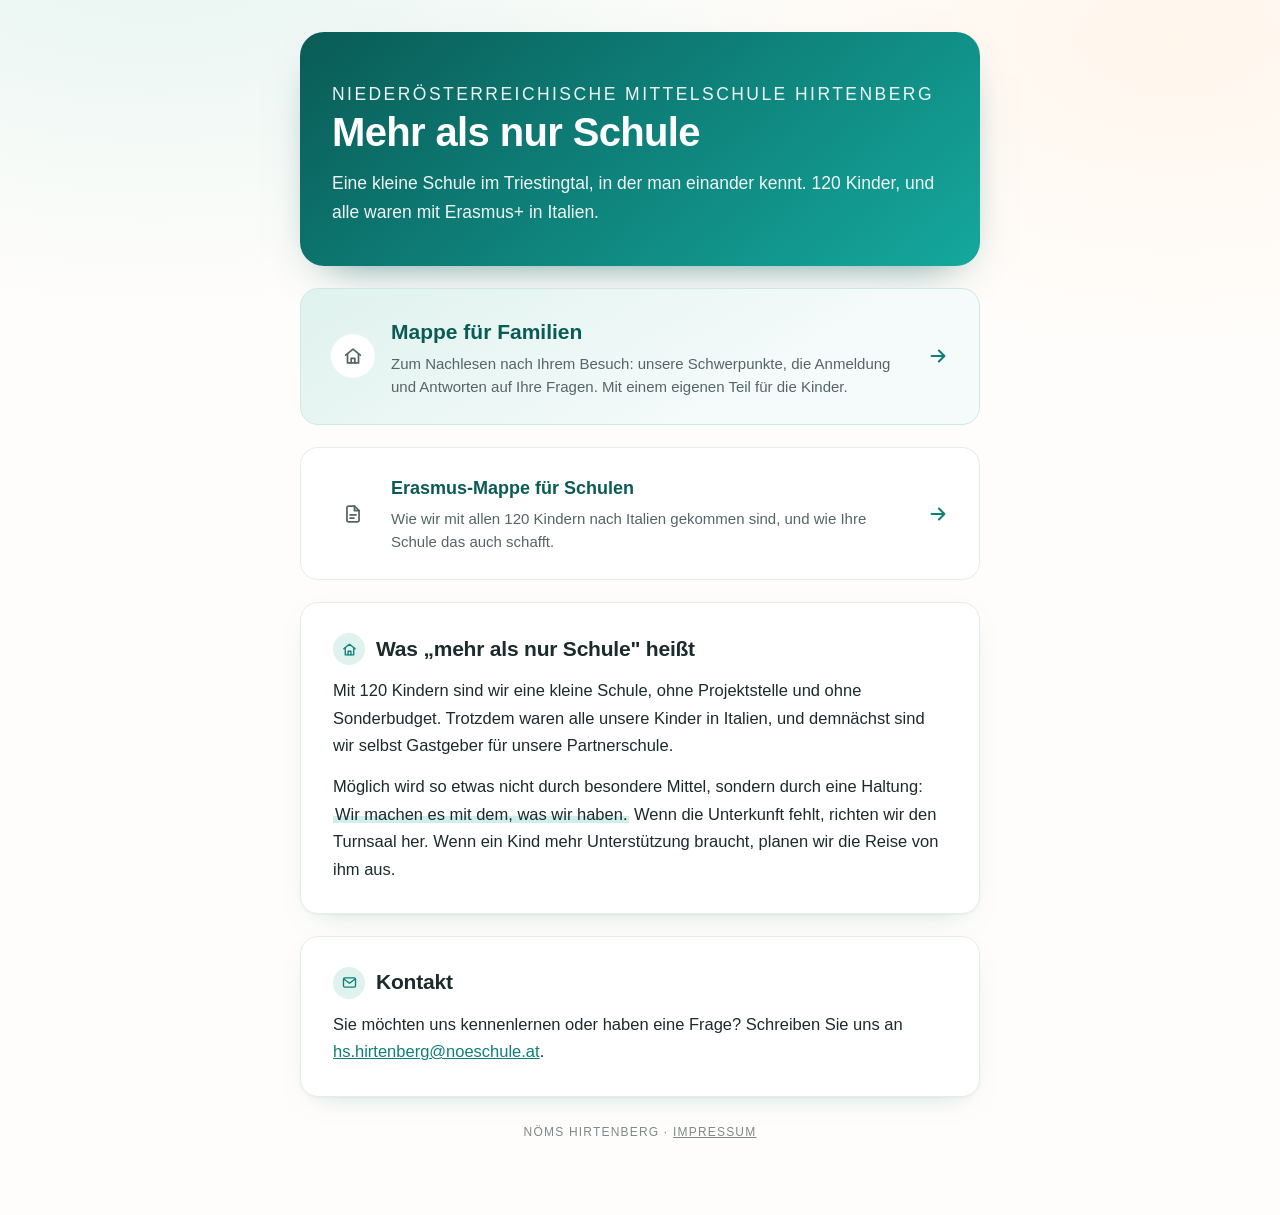
<file: index.html>
<!doctype html>
<html lang="de">
<head>
<meta charset="utf-8">
<meta name="viewport" content="width=device-width, initial-scale=1">
<title>NÖMS Hirtenberg</title>
<meta name="description" content="Niederösterreichische Mittelschule Hirtenberg. Mehr als nur Schule.">
<link rel="icon" href="favicon.svg" type="image/svg+xml">
<link rel="icon" href="favicon-32.png" sizes="32x32">
<link rel="apple-touch-icon" href="apple-touch-icon.png">
<meta name="theme-color" content="#0E7F78">
<link rel="stylesheet" href="assets/stil.css">
<script src="assets/anim.js" defer></script>
</head>
<body>
<div class="wrap">

  <header class="hero">
    <p class="kicker">Niederösterreichische Mittelschule Hirtenberg</p>
    <h1>Mehr als nur Schule</h1>
    <p>Eine kleine Schule im Triestingtal, in der man einander kennt. 120 Kinder, und alle waren mit Erasmus+ in Italien.</p>
  </header>

  <a class="big-link mit-pfeil" href="mappe/">
    <span class="h-ic" aria-hidden="true"><svg viewBox="0 0 24 24" fill="none" stroke="currentColor" stroke-width="1.9" stroke-linecap="round" stroke-linejoin="round"><path d="M4 11 12 4.5 20 11"/><path d="M6 9.8V19.5h12V9.8"/><path d="M10 19.5v-5h4v5"/></svg></span>
    <span class="bl-text">
      <strong>Mappe für Familien</strong>
      <span>Zum Nachlesen nach Ihrem Besuch: unsere Schwerpunkte, die Anmeldung und
      Antworten auf Ihre Fragen. Mit einem eigenen Teil für die Kinder.</span>
    </span>
    <svg class="pfeil" viewBox="0 0 24 24" fill="none" stroke="currentColor" stroke-width="2.2" stroke-linecap="round" stroke-linejoin="round" aria-hidden="true"><path d="M5 12h14M13 6l6 6-6 6"/></svg>
  </a>

  <a class="big-link mit-pfeil leise" href="erasmus/">
    <span class="h-ic" aria-hidden="true"><svg viewBox="0 0 24 24" fill="none" stroke="currentColor" stroke-width="1.9" stroke-linecap="round" stroke-linejoin="round"><path d="M13.6 3.4H7.2A1.8 1.8 0 0 0 5.4 5.2v13.6a1.8 1.8 0 0 0 1.8 1.8h9.6a1.8 1.8 0 0 0 1.8-1.8V8.2z"/><path d="M13.6 3.4v4.8h5.2"/><path d="M8.8 13h6.4M8.8 16.4h4.2"/></svg></span>
    <span class="bl-text">
      <strong>Erasmus-Mappe für Schulen</strong>
      <span>Wie wir mit allen 120 Kindern nach Italien gekommen sind, und wie Ihre Schule das
      auch schafft.</span>
    </span>
    <svg class="pfeil" viewBox="0 0 24 24" fill="none" stroke="currentColor" stroke-width="2.2" stroke-linecap="round" stroke-linejoin="round" aria-hidden="true"><path d="M5 12h14M13 6l6 6-6 6"/></svg>
  </a>

  <section class="card">
    <h2 class="mit-ic"><span class="h-ic" aria-hidden="true"><svg viewBox="0 0 24 24" fill="none" stroke="currentColor" stroke-width="1.9" stroke-linecap="round" stroke-linejoin="round"><path d="M4 11 12 4.5 20 11"/><path d="M6 9.8V19.5h12V9.8"/><path d="M10 19.5v-5h4v5"/></svg></span><span>Was „mehr als nur Schule" heißt</span></h2>
    <p>Mit 120 Kindern sind wir eine kleine Schule, ohne Projektstelle und ohne Sonderbudget.
    Trotzdem waren alle unsere Kinder in Italien, und demnächst sind wir selbst Gastgeber für unsere
    Partnerschule.</p>
    <p>Möglich wird so etwas nicht durch besondere Mittel, sondern durch eine Haltung:
    <span class="hl">Wir machen es mit dem, was wir haben.</span> Wenn die Unterkunft fehlt, richten
    wir den Turnsaal her. Wenn ein Kind mehr Unterstützung braucht, planen wir die Reise von ihm
    aus.</p>
  </section>

  <section class="card">
    <h2 class="mit-ic"><span class="h-ic" aria-hidden="true"><svg viewBox="0 0 24 24" fill="none" stroke="currentColor" stroke-width="1.9" stroke-linecap="round" stroke-linejoin="round"><rect x="3.5" y="5.5" width="17" height="13" rx="2"/><path d="m4 7 8 6 8-6"/></svg></span><span>Kontakt</span></h2>
    <p>Sie möchten uns kennenlernen oder haben eine Frage? Schreiben Sie uns an <a href="mailto:hs.hirtenberg@noeschule.at">hs.hirtenberg@noeschule.at</a>.</p>
  </section>

  <footer>NÖMS Hirtenberg · <a href="impressum.html">Impressum</a></footer>

</div>
</body>
</html>
</file>
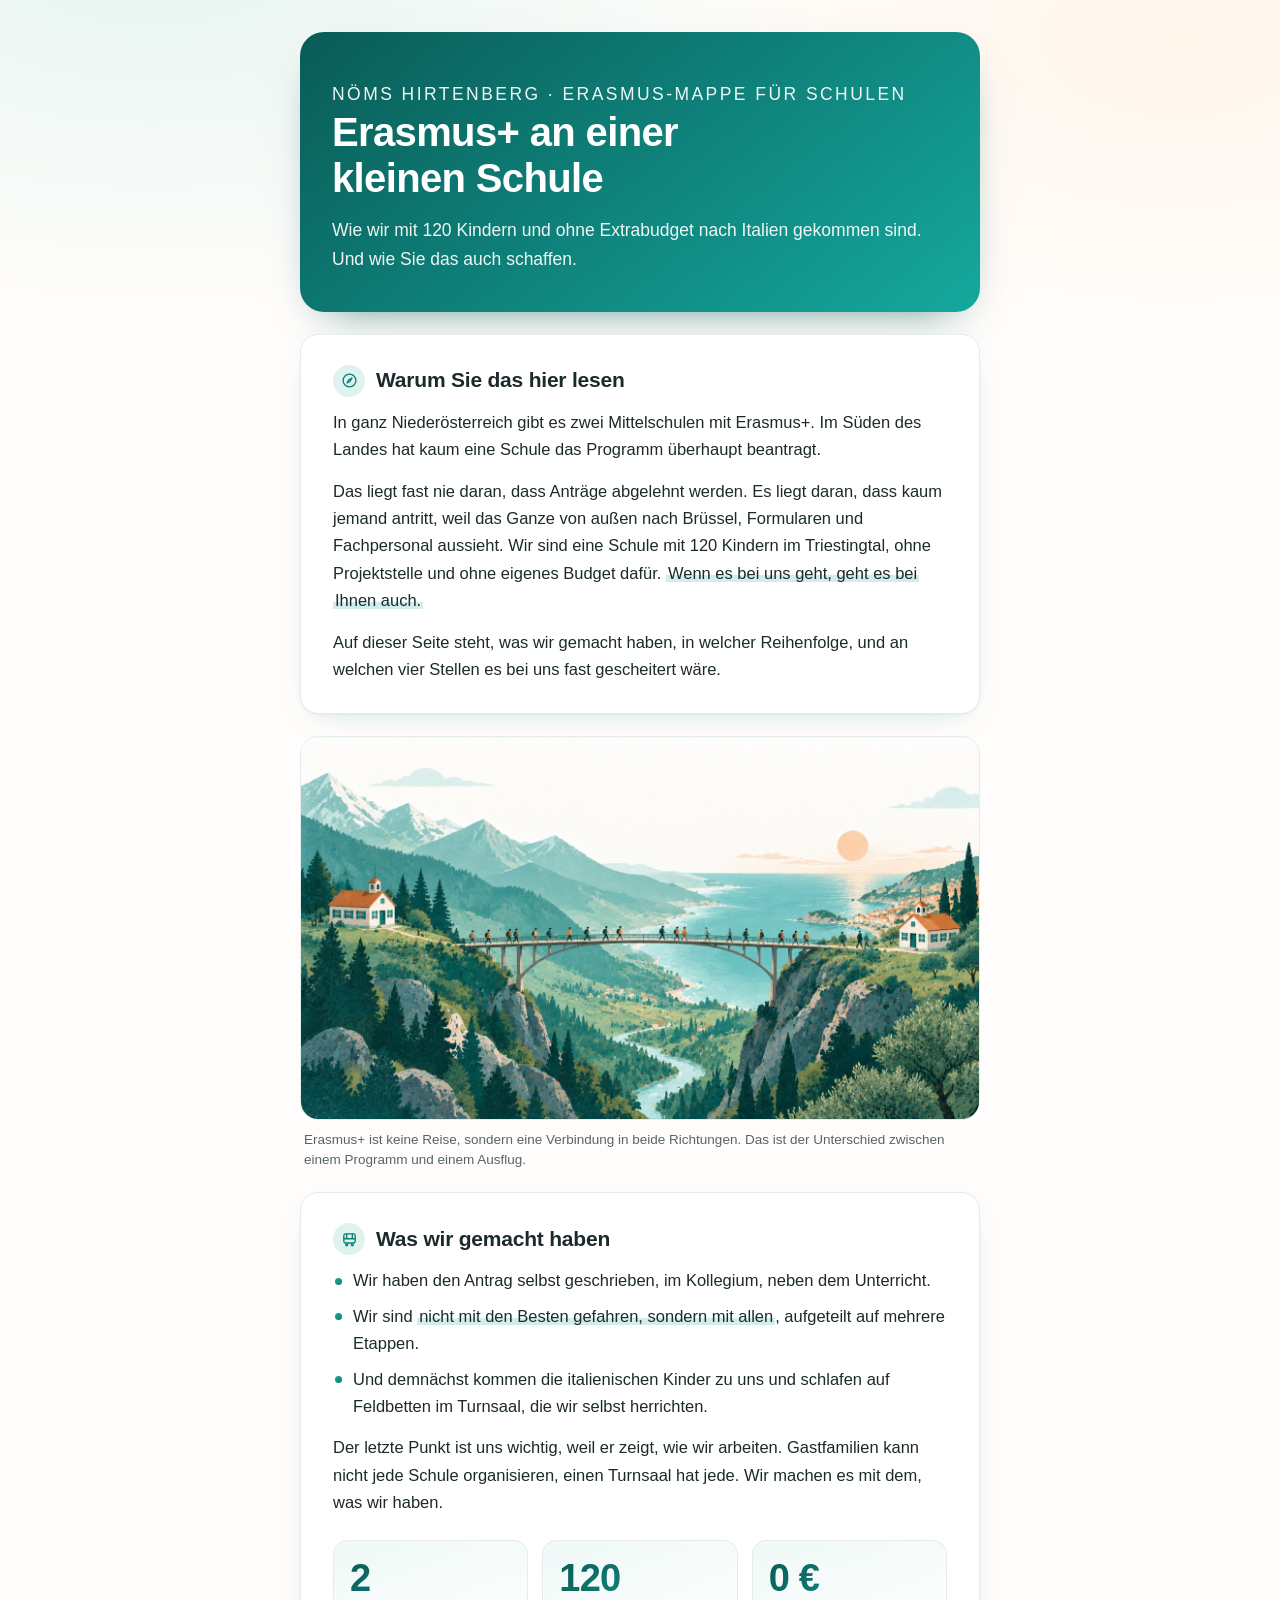
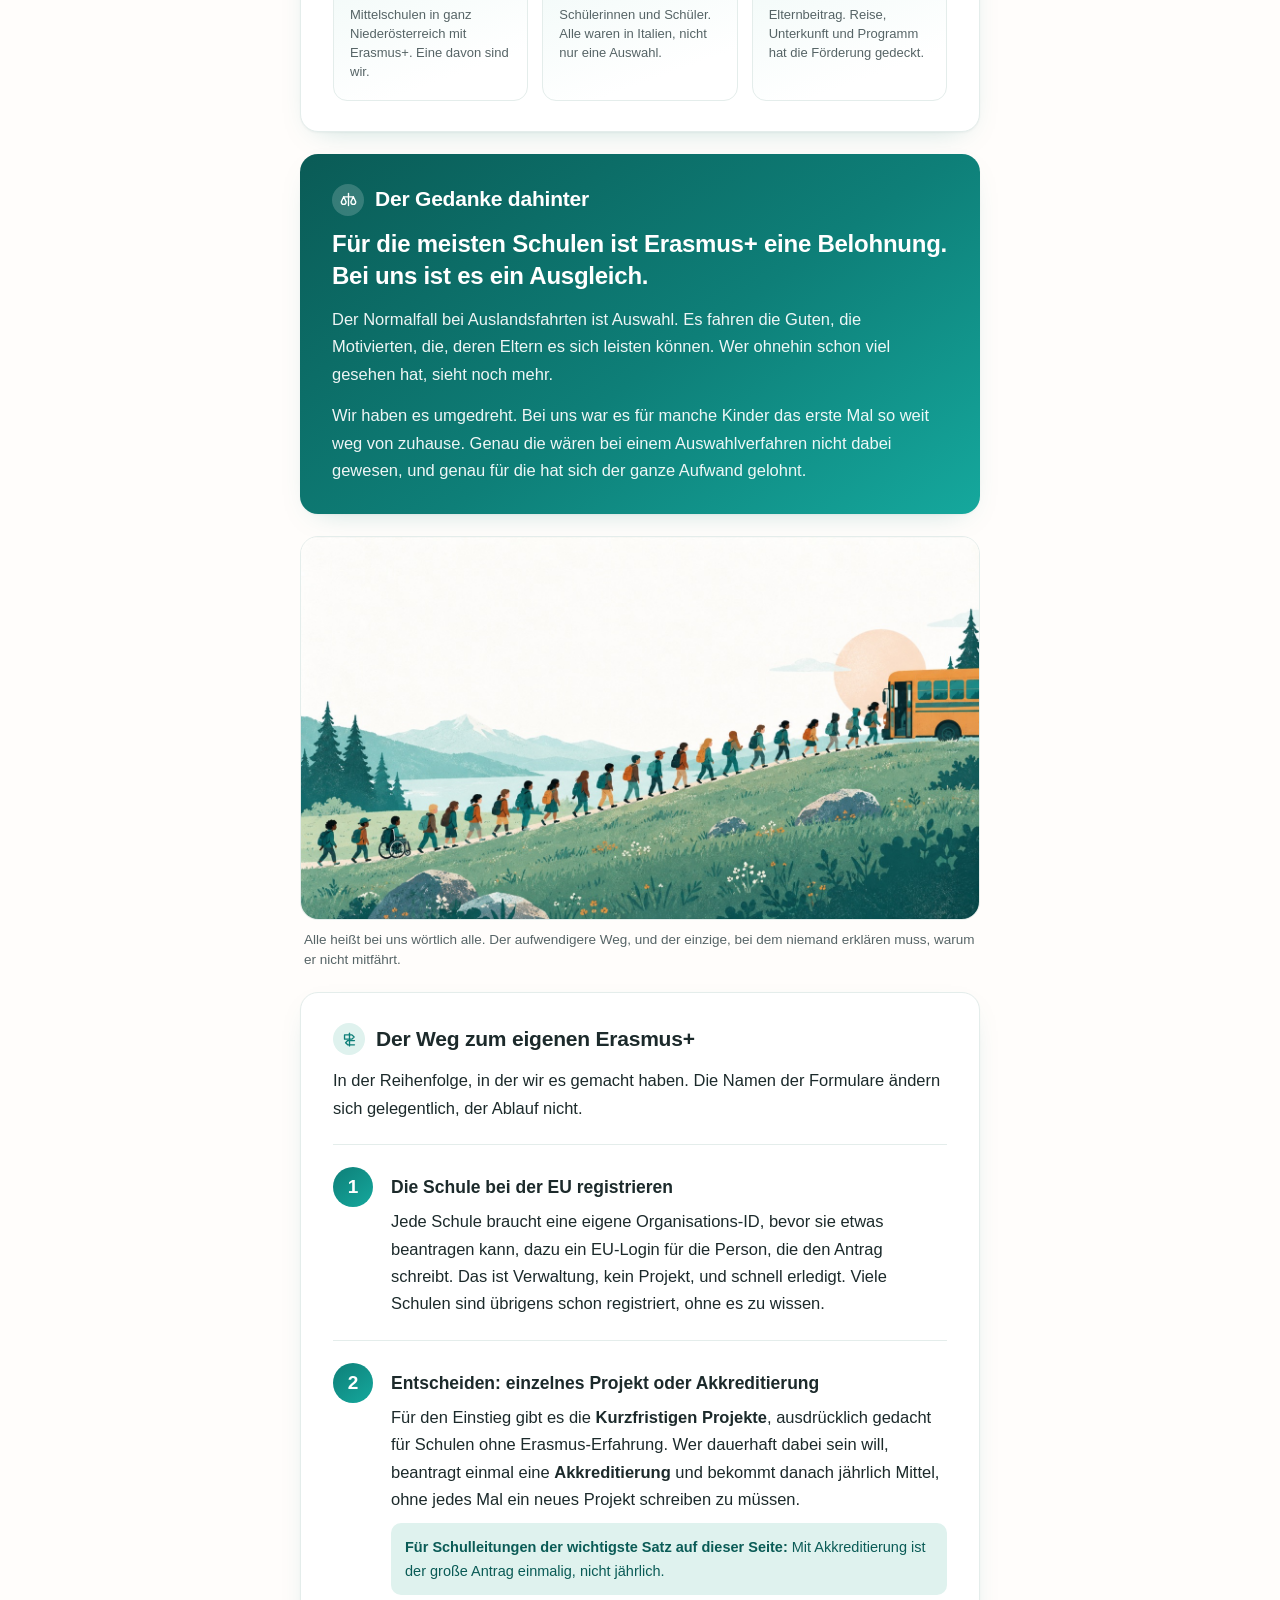
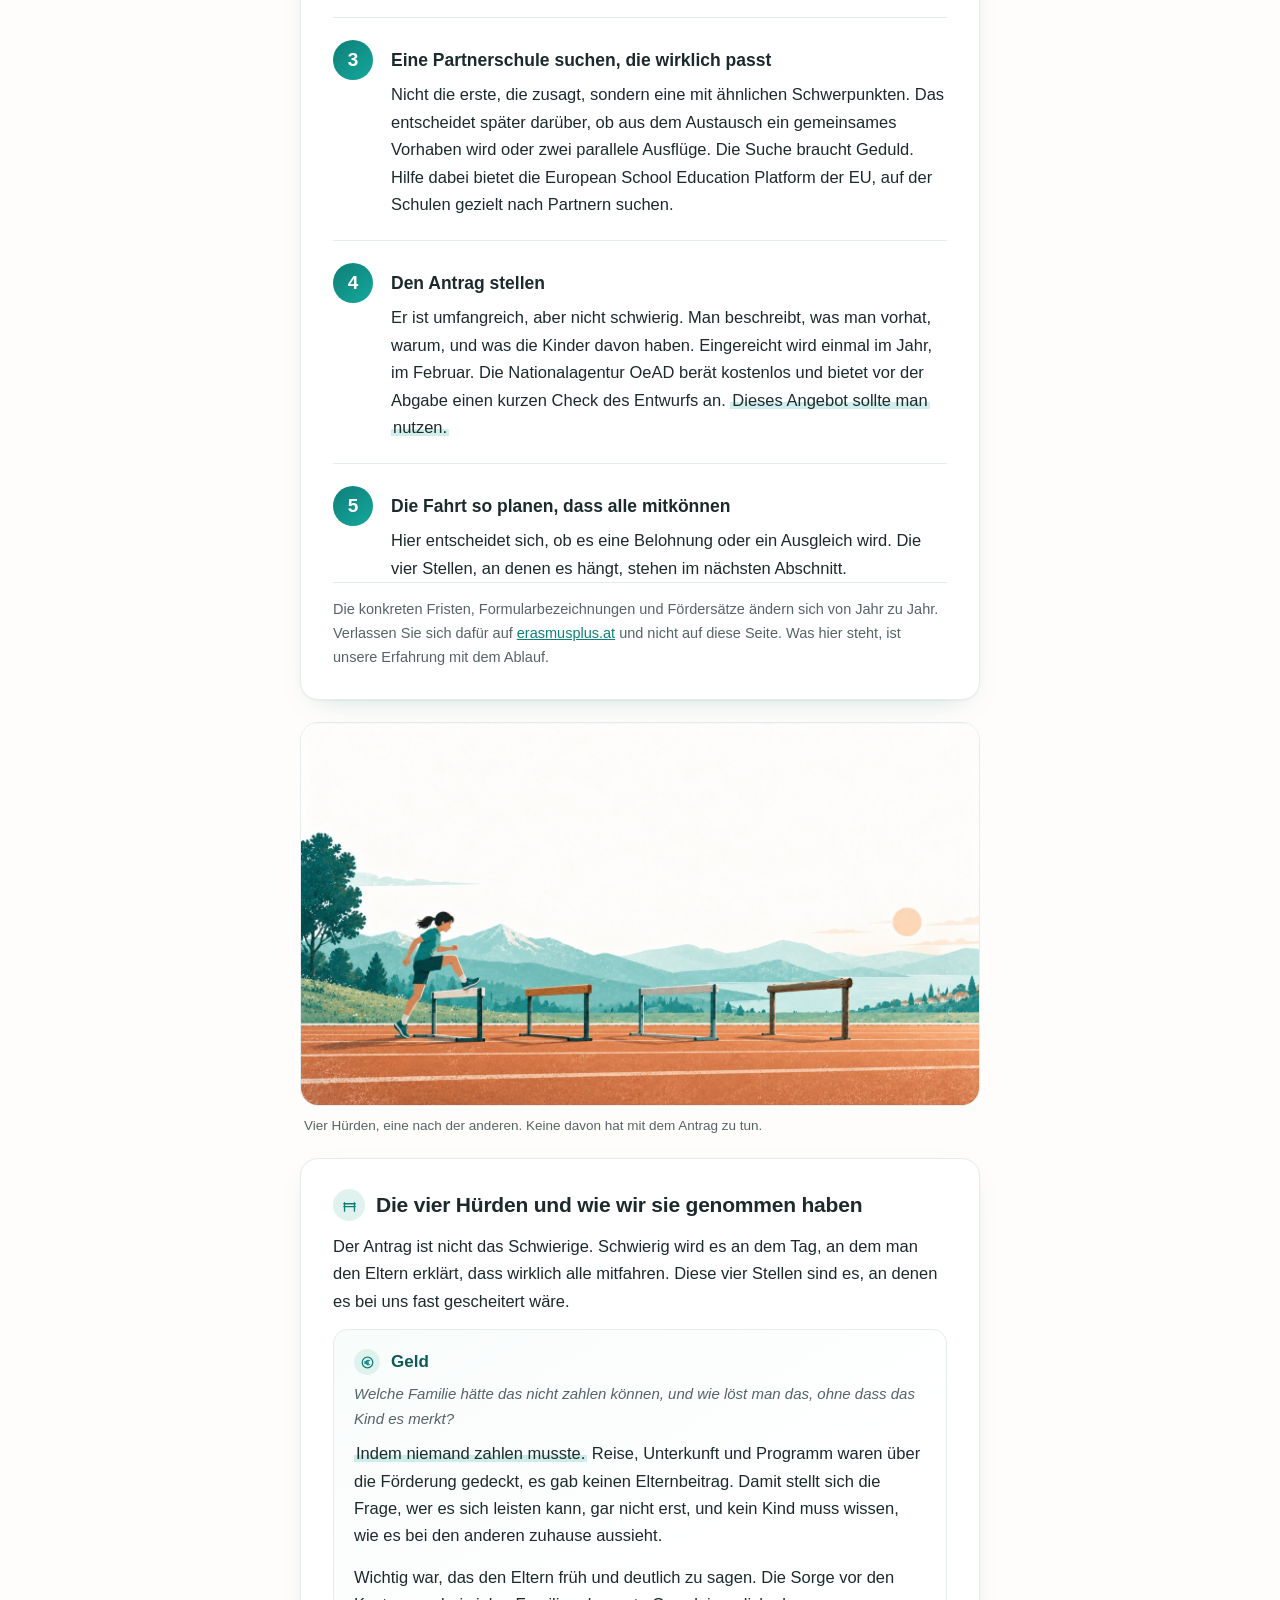
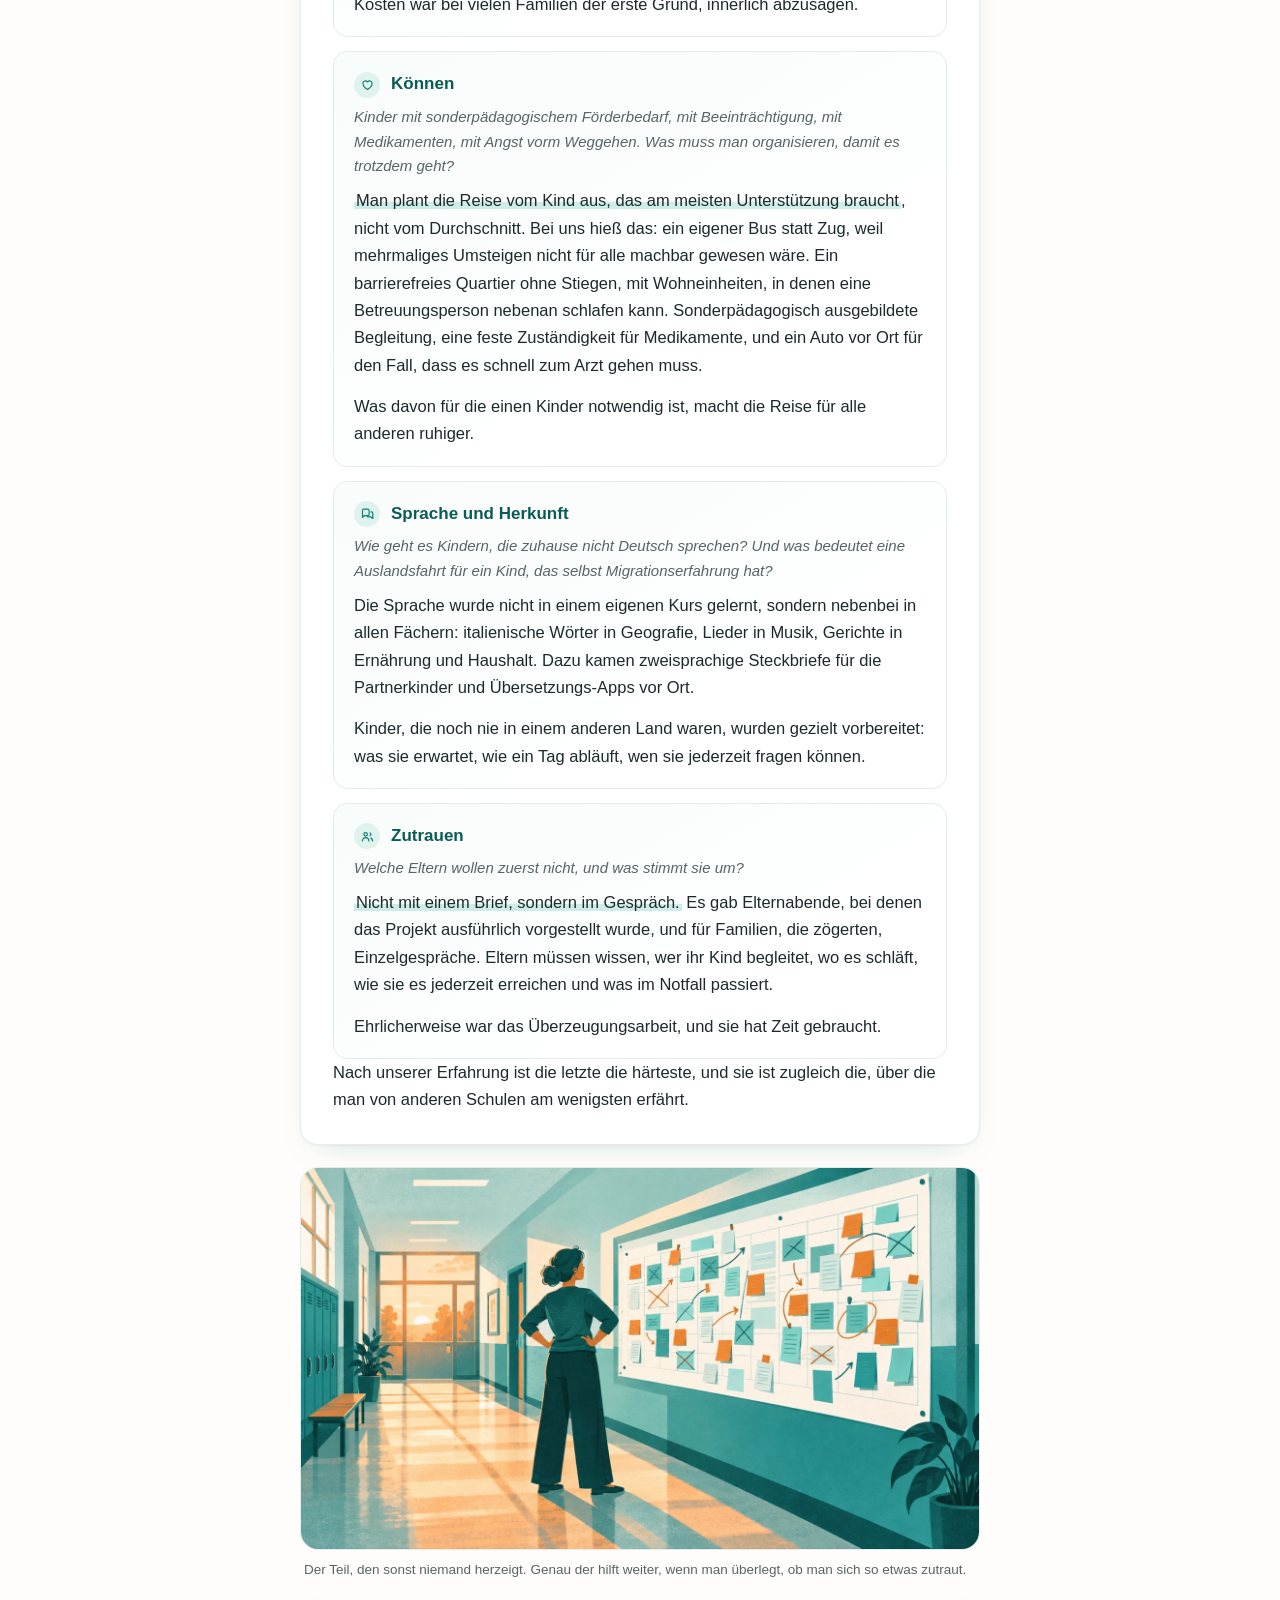
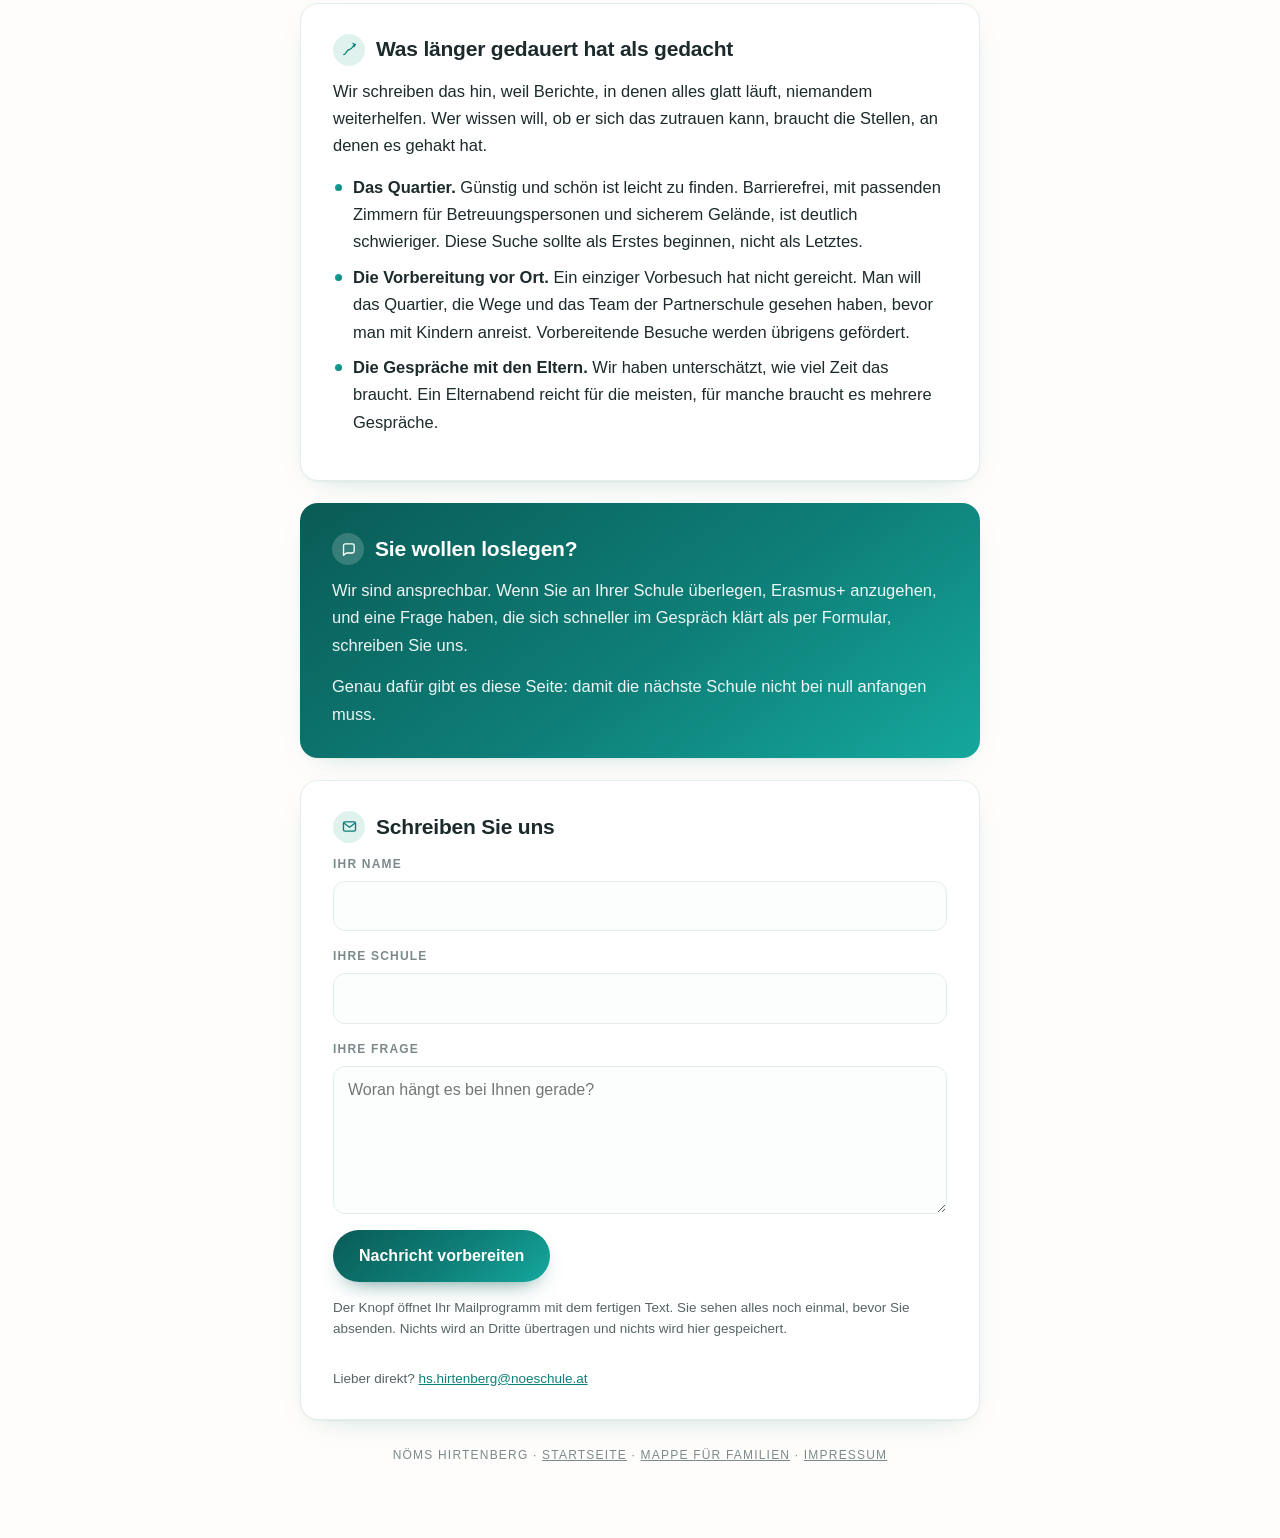
<file: erasmus/index.html>
<!doctype html>
<html lang="de">
<head>
<meta charset="utf-8">
<meta name="viewport" content="width=device-width, initial-scale=1">
<title>Erasmus+ an einer kleinen Schule · NÖMS Hirtenberg</title>
<meta name="description" content="Wie eine Mittelschule mit 120 Kindern Erasmus+ gestemmt hat, und wie Sie das an Ihrer Schule auch schaffen. Unterlagen, Schritte und Stolpersteine zum Mitnehmen.">
<link rel="icon" href="../favicon.svg" type="image/svg+xml">
<link rel="icon" href="../favicon-32.png" sizes="32x32">
<link rel="apple-touch-icon" href="../apple-touch-icon.png">
<meta name="theme-color" content="#0E7F78">
<link rel="stylesheet" href="../assets/stil.css">
<script src="../assets/anim.js" defer></script>
</head>
<body>
<div class="wrap">

<details class="pill" id="pill">
  <summary>
    <span class="pill-dot" aria-hidden="true"></span>
    <span class="pill-now">Warum</span>
    <svg class="pill-chev" viewBox="0 0 24 24" fill="none" stroke="currentColor" stroke-width="2.4" stroke-linecap="round" stroke-linejoin="round" aria-hidden="true"><path d="m6 9 6 6 6-6"/></svg>
  </summary>
  <nav class="pill-list" aria-label="Abschnitte">
      <a href="#warum">Warum</a>
      <a href="#projekt">Unser Projekt</a>
      <a href="#gedanke">Der Gedanke</a>
      <a href="#weg">Der Weg</a>
      <a href="#huerden">Die Hürden</a>
      <a href="#umwege">Umwege</a>
      <a href="#kontakt">Kontakt</a>
  </nav>
</details>


  <header class="hero">
    <p class="kicker">NÖMS Hirtenberg · Erasmus-Mappe für Schulen</p>
    <h1>Erasmus+ an einer kleinen Schule</h1>
    <p>Wie wir mit 120 Kindern und ohne Extrabudget nach Italien gekommen sind. Und wie Sie das
    auch schaffen.</p>
  </header>

  <section class="card" id="warum">
    <h2 class="mit-ic"><span class="h-ic" aria-hidden="true"><svg viewBox="0 0 24 24" fill="none" stroke="currentColor" stroke-width="1.9" stroke-linecap="round" stroke-linejoin="round"><circle cx="12" cy="12" r="9"/><path d="M15.5 8.5 13 13l-4.5 2.5L11 11z"/></svg></span><span>Warum Sie das hier lesen</span></h2>
    <p>In ganz Niederösterreich gibt es zwei Mittelschulen mit Erasmus+. Im Süden des Landes hat
    kaum eine Schule das Programm überhaupt beantragt.</p>
    <p>Das liegt fast nie daran, dass Anträge abgelehnt werden. Es liegt daran, dass kaum jemand
    antritt, weil das Ganze von außen nach Brüssel, Formularen und Fachpersonal aussieht. Wir sind
    eine Schule mit 120 Kindern im Triestingtal, ohne Projektstelle und ohne eigenes Budget dafür.
    <span class="hl">Wenn es bei uns geht, geht es bei Ihnen auch.</span></p>
    <p>Auf dieser Seite steht, was wir gemacht haben, in welcher Reihenfolge, und an welchen vier
    Stellen es bei uns fast gescheitert wäre.</p>
  </section>

  <figure class="fig">
    <img src="../img/bruecke.jpg" alt="Illustration: zwei Schulhäuser an gegenüberliegenden Seiten eines Tals, verbunden durch eine schmale Brücke, auf der Figuren in beide Richtungen gehen." loading="lazy" width="1400" height="788">
    <figcaption>Erasmus+ ist keine Reise, sondern eine Verbindung in beide Richtungen. Das ist der
    Unterschied zwischen einem Programm und einem Ausflug.</figcaption>
  </figure>

  <section class="card" id="projekt">
    <h2 class="mit-ic"><span class="h-ic" aria-hidden="true"><svg viewBox="0 0 24 24" fill="none" stroke="currentColor" stroke-width="1.9" stroke-linecap="round" stroke-linejoin="round"><rect x="4" y="4" width="16" height="13" rx="2.5"/><path d="M4 11h16M8 4v7M16 4v7"/><circle cx="8" cy="19.5" r="1.4"/><circle cx="16" cy="19.5" r="1.4"/></svg></span><span>Was wir gemacht haben</span></h2>
    <ul class="plain">
      <li>Wir haben den Antrag selbst geschrieben, im Kollegium, neben dem Unterricht.</li>
      <li>Wir sind <span class="hl">nicht mit den Besten gefahren, sondern mit allen</span>, aufgeteilt
      auf mehrere Etappen.</li>
      <li>Und demnächst kommen die italienischen Kinder zu uns und schlafen auf Feldbetten im
      Turnsaal, die wir selbst herrichten.</li>
    </ul>
    <p>Der letzte Punkt ist uns wichtig, weil er zeigt, wie wir arbeiten. Gastfamilien kann nicht
    jede Schule organisieren, einen Turnsaal hat jede. Wir machen es mit dem, was wir haben.</p>

    <div class="figures">
      <div class="fig-n"><b>2</b><span>Mittelschulen in ganz Niederösterreich mit Erasmus+. Eine davon sind wir.</span></div>
      <div class="fig-n"><b>120</b><span>Schülerinnen und Schüler. Alle waren in Italien, nicht nur eine Auswahl.</span></div>
      <div class="fig-n"><b>0&nbsp;€</b><span>Elternbeitrag. Reise, Unterkunft und Programm hat die Förderung gedeckt.</span></div>
    </div>
  </section>

  <section class="card accent" id="gedanke">
    <h2 class="mit-ic"><span class="h-ic" aria-hidden="true"><svg viewBox="0 0 24 24" fill="none" stroke="currentColor" stroke-width="1.9" stroke-linecap="round" stroke-linejoin="round"><path d="M12 3.4v17.2"/><path d="M5.2 8.2h13.6"/><path d="M8.6 15.4 5.2 8.2 1.8 15.4a3.4 3.4 0 0 0 6.8 0z"/><path d="M22.2 15.4 18.8 8.2l-3.4 7.2a3.4 3.4 0 0 0 6.8 0z"/></svg></span><span>Der Gedanke dahinter</span></h2>
    <p class="claim">Für die meisten Schulen ist Erasmus+ eine Belohnung.<br>Bei uns ist es ein
    Ausgleich.</p>
    <p>Der Normalfall bei Auslandsfahrten ist Auswahl. Es fahren die Guten, die Motivierten, die,
    deren Eltern es sich leisten können. Wer ohnehin schon viel gesehen hat, sieht noch mehr.</p>
    <p>Wir haben es umgedreht. Bei uns war es für manche Kinder das erste Mal so weit weg von
    zuhause. Genau die wären bei einem Auswahlverfahren nicht dabei gewesen, und genau für die
    hat sich der ganze Aufwand gelohnt.</p>
  </section>

  <figure class="fig">
    <img src="../img/kinder-alle.jpg" alt="Illustration: eine lange Reihe von Schulkindern unterschiedlichen Aussehens geht gemeinsam einen Hügel hinauf zu einem Bus, darunter ein Kind im Rollstuhl. Niemand bleibt zurück." loading="lazy" width="1400" height="788">
    <figcaption>Alle heißt bei uns wörtlich alle. Der aufwendigere Weg, und der einzige, bei dem
    niemand erklären muss, warum er nicht mitfährt.</figcaption>
  </figure>

  <section class="card" id="weg">
    <h2 class="mit-ic"><span class="h-ic" aria-hidden="true"><svg viewBox="0 0 24 24" fill="none" stroke="currentColor" stroke-width="1.9" stroke-linecap="round" stroke-linejoin="round"><path d="M12 3v18"/><path d="M5 5.5h10.5l3 3-3 3H5z"/><path d="M19 13.5H9.5l-3 3 3 3H19"/></svg></span><span>Der Weg zum eigenen Erasmus+</span></h2>
    <p>In der Reihenfolge, in der wir es gemacht haben. Die Namen der Formulare ändern sich
    gelegentlich, der Ablauf nicht.</p>

    <div class="step">
      <span class="step-n">1</span>
      <div>
        <h3>Die Schule bei der EU registrieren</h3>
        <p>Jede Schule braucht eine eigene Organisations-ID, bevor sie etwas beantragen kann, dazu
        ein EU-Login für die Person, die den Antrag schreibt. Das ist Verwaltung, kein Projekt, und
        schnell erledigt. Viele Schulen sind übrigens schon registriert, ohne es zu wissen.</p>
      </div>
    </div>

    <div class="step">
      <span class="step-n">2</span>
      <div>
        <h3>Entscheiden: einzelnes Projekt oder Akkreditierung</h3>
        <p>Für den Einstieg gibt es die <strong>Kurzfristigen Projekte</strong>, ausdrücklich
        gedacht für Schulen ohne Erasmus-Erfahrung. Wer dauerhaft dabei sein will, beantragt einmal
        eine <strong>Akkreditierung</strong> und bekommt danach jährlich Mittel, ohne jedes Mal ein
        neues Projekt schreiben zu müssen.</p>
        <p class="hint"><strong>Für Schulleitungen der wichtigste Satz auf dieser Seite:</strong>
        Mit Akkreditierung ist der große Antrag einmalig, nicht jährlich.</p>
      </div>
    </div>

    <div class="step">
      <span class="step-n">3</span>
      <div>
        <h3>Eine Partnerschule suchen, die wirklich passt</h3>
        <p>Nicht die erste, die zusagt, sondern eine mit ähnlichen Schwerpunkten. Das entscheidet
        später darüber, ob aus dem Austausch ein gemeinsames Vorhaben wird oder zwei parallele
        Ausflüge. Die Suche braucht Geduld. Hilfe dabei bietet die European School Education
        Platform der EU, auf der Schulen gezielt nach Partnern suchen.</p>
      </div>
    </div>

    <div class="step">
      <span class="step-n">4</span>
      <div>
        <h3>Den Antrag stellen</h3>
        <p>Er ist umfangreich, aber nicht schwierig. Man beschreibt, was man vorhat, warum, und
        was die Kinder davon haben. Eingereicht wird einmal im Jahr, im Februar. Die Nationalagentur
        OeAD berät kostenlos und bietet vor der Abgabe einen kurzen Check des Entwurfs an.
        <span class="hl">Dieses Angebot sollte man nutzen.</span></p>
      </div>
    </div>

    <div class="step">
      <span class="step-n">5</span>
      <div>
        <h3>Die Fahrt so planen, dass alle mitkönnen</h3>
        <p>Hier entscheidet sich, ob es eine Belohnung oder ein Ausgleich wird. Die vier Stellen,
        an denen es hängt, stehen im nächsten Abschnitt.</p>
      </div>
    </div>

    <p class="note-block">Die konkreten Fristen, Formularbezeichnungen und Fördersätze ändern sich
    von Jahr zu Jahr. Verlassen Sie sich dafür auf <a href="https://erasmusplus.oead.at" rel="noopener">erasmusplus.at</a> und nicht auf diese Seite. Was hier
    steht, ist unsere Erfahrung mit dem Ablauf.</p>
  </section>

  <figure class="fig">
    <img src="../img/huerden.jpg" alt="Illustration: eine Läuferin auf einer Aschenbahn setzt über die erste von vier unterschiedlich gebauten Hürden, dahinter eine weite Landschaft." loading="lazy" width="1400" height="788">
    <figcaption>Vier Hürden, eine nach der anderen. Keine davon hat mit dem Antrag zu tun.</figcaption>
  </figure>

  <section class="card" id="huerden">
    <h2 class="mit-ic"><span class="h-ic" aria-hidden="true"><svg viewBox="0 0 24 24" fill="none" stroke="currentColor" stroke-width="1.9" stroke-linecap="round" stroke-linejoin="round"><path d="M5 20V8M19 20V8"/><path d="M4 9.5h16M4 13.5h16"/></svg></span><span>Die vier Hürden und wie wir sie genommen haben</span></h2>
    <p>Der Antrag ist nicht das Schwierige. Schwierig wird es an dem Tag, an dem man den Eltern
    erklärt, dass wirklich alle mitfahren. Diese vier Stellen sind es, an denen es bei uns fast
    gescheitert wäre.</p>

    <div class="huerde">
      <h3 class="mit-ic"><span class="h-ic klein" aria-hidden="true"><svg viewBox="0 0 24 24" fill="none" stroke="currentColor" stroke-width="1.9" stroke-linecap="round" stroke-linejoin="round"><circle cx="12" cy="12" r="8.5"/><path d="M15 8.8a3.6 3.6 0 1 0 0 6.4"/><path d="M7.5 11h6M7.5 13.2h6"/></svg></span><span>Geld</span></h3>
      <p class="frage">Welche Familie hätte das nicht zahlen können, und wie löst man das, ohne
      dass das Kind es merkt?</p>
      <p><span class="hl">Indem niemand zahlen musste.</span> Reise, Unterkunft und Programm waren über die Förderung
      gedeckt, es gab keinen Elternbeitrag. Damit stellt sich die Frage, wer es sich leisten kann,
      gar nicht erst, und kein Kind muss wissen, wie es bei den anderen zuhause aussieht.</p>
      <p>Wichtig war, das den Eltern früh und deutlich zu sagen. Die Sorge vor den Kosten war bei
      vielen Familien der erste Grund, innerlich abzusagen.</p>
    </div>

    <div class="huerde">
      <h3 class="mit-ic"><span class="h-ic klein" aria-hidden="true"><svg viewBox="0 0 24 24" fill="none" stroke="currentColor" stroke-width="1.9" stroke-linecap="round" stroke-linejoin="round"><path d="M12 20s-7.2-4.5-7.2-9.8A3.9 3.9 0 0 1 12 8a3.9 3.9 0 0 1 7.2 2.2C19.2 15.5 12 20 12 20z"/></svg></span><span>Können</span></h3>
      <p class="frage">Kinder mit sonderpädagogischem Förderbedarf, mit Beeinträchtigung, mit
      Medikamenten, mit Angst vorm Weggehen. Was muss man organisieren, damit es trotzdem geht?</p>
      <p><span class="hl">Man plant die Reise vom Kind aus, das am meisten Unterstützung braucht</span>, nicht vom
      Durchschnitt. Bei uns hieß das: ein eigener Bus statt Zug, weil mehrmaliges Umsteigen nicht für
      alle machbar gewesen wäre. Ein barrierefreies Quartier ohne Stiegen, mit Wohneinheiten, in
      denen eine Betreuungsperson nebenan schlafen kann. Sonderpädagogisch ausgebildete Begleitung,
      eine feste Zuständigkeit für Medikamente, und ein Auto vor Ort für den Fall, dass es schnell
      zum Arzt gehen muss.</p>
      <p>Was davon für die einen Kinder notwendig ist, macht die Reise für alle anderen ruhiger.</p>
    </div>

    <div class="huerde">
      <h3 class="mit-ic"><span class="h-ic klein" aria-hidden="true"><svg viewBox="0 0 24 24" fill="none" stroke="currentColor" stroke-width="1.9" stroke-linecap="round" stroke-linejoin="round"><path d="M14.5 13.5a2 2 0 0 1-2 2H7l-3 2.5V7a2 2 0 0 1 2-2h6.5a2 2 0 0 1 2 2z"/><path d="M17.5 9.5h1a2 2 0 0 1 2 2V20l-3-2.5h-4a2 2 0 0 1-2-2"/></svg></span><span>Sprache und Herkunft</span></h3>
      <p class="frage">Wie geht es Kindern, die zuhause nicht Deutsch sprechen? Und was bedeutet
      eine Auslandsfahrt für ein Kind, das selbst Migrationserfahrung hat?</p>
      <p>Die Sprache wurde nicht in einem eigenen Kurs gelernt, sondern nebenbei in allen Fächern:
      italienische Wörter in Geografie, Lieder in Musik, Gerichte in Ernährung und Haushalt. Dazu
      kamen zweisprachige Steckbriefe für die Partnerkinder und Übersetzungs-Apps vor Ort.</p>
      <p>Kinder, die noch nie in einem anderen Land waren, wurden gezielt vorbereitet: was sie
      erwartet, wie ein Tag abläuft, wen sie jederzeit fragen können.</p>
    </div>

    <div class="huerde">
      <h3 class="mit-ic"><span class="h-ic klein" aria-hidden="true"><svg viewBox="0 0 24 24" fill="none" stroke="currentColor" stroke-width="1.9" stroke-linecap="round" stroke-linejoin="round"><circle cx="9" cy="8.5" r="2.8"/><path d="M3.8 19a5.2 5.2 0 0 1 10.4 0"/><path d="M16.2 6.2a2.8 2.8 0 0 1 0 4.6"/><path d="M17.4 14.6A5.2 5.2 0 0 1 20.2 19"/></svg></span><span>Zutrauen</span></h3>
      <p class="frage">Welche Eltern wollen zuerst nicht, und was stimmt sie um?</p>
      <p><span class="hl">Nicht mit einem Brief, sondern im Gespräch.</span> Es gab Elternabende, bei denen das Projekt
      ausführlich vorgestellt wurde, und für Familien, die zögerten, Einzelgespräche. Eltern müssen
      wissen, wer ihr Kind begleitet, wo es schläft, wie sie es jederzeit erreichen und was im
      Notfall passiert.</p>
      <p>Ehrlicherweise war das Überzeugungsarbeit, und sie hat Zeit gebraucht.</p>
    </div>

    <p>Nach unserer Erfahrung ist die letzte die härteste, und sie ist zugleich die, über die man
    von anderen Schulen am wenigsten erfährt.</p>
  </section>

  <figure class="fig">
    <img src="../img/umwege.jpg" alt="Illustration: eine Lehrerin steht am Ende eines Schulgangs vor einer großen Plantafel voller Notizzettel, Pfeile und durchgestrichener Einträge und überlegt." loading="lazy" width="1400" height="788">
    <figcaption>Der Teil, den sonst niemand herzeigt. Genau der hilft weiter, wenn man überlegt,
    ob man sich so etwas zutraut.</figcaption>
  </figure>

  <section class="card" id="umwege">
    <h2 class="mit-ic"><span class="h-ic" aria-hidden="true"><svg viewBox="0 0 24 24" fill="none" stroke="currentColor" stroke-width="1.9" stroke-linecap="round" stroke-linejoin="round"><path d="M4 19c3.5 0 3.5-7 8-7s4.5-7 8-7"/><path d="m17 3.5 3 1.5-1.5 3"/></svg></span><span>Was länger gedauert hat als gedacht</span></h2>
    <p>Wir schreiben das hin, weil Berichte, in denen alles glatt läuft, niemandem weiterhelfen.
    Wer wissen will, ob er sich das zutrauen kann, braucht die Stellen, an denen es gehakt hat.</p>
    <ul class="plain">
      <li><strong>Das Quartier.</strong> Günstig und schön ist leicht zu finden. Barrierefrei, mit
      passenden Zimmern für Betreuungspersonen und sicherem Gelände, ist deutlich schwieriger.
      Diese Suche sollte als Erstes beginnen, nicht als Letztes.</li>
      <li><strong>Die Vorbereitung vor Ort.</strong> Ein einziger Vorbesuch hat nicht gereicht.
      Man will das Quartier, die Wege und das Team der Partnerschule gesehen haben, bevor man mit
      Kindern anreist. Vorbereitende Besuche werden übrigens gefördert.</li>
      <li><strong>Die Gespräche mit den Eltern.</strong> Wir haben unterschätzt, wie viel Zeit das
      braucht. Ein Elternabend reicht für die meisten, für manche braucht es mehrere Gespräche.</li>
    </ul>
  </section>

  <section class="card accent" id="kontakt">
    <h2 class="mit-ic"><span class="h-ic" aria-hidden="true"><svg viewBox="0 0 24 24" fill="none" stroke="currentColor" stroke-width="1.9" stroke-linecap="round" stroke-linejoin="round"><path d="M20 14.5a2.5 2.5 0 0 1-2.5 2.5H9l-4 3.2V6.5A2.5 2.5 0 0 1 7.5 4h10A2.5 2.5 0 0 1 20 6.5z"/></svg></span><span>Sie wollen loslegen?</span></h2>
    <p>Wir sind ansprechbar. Wenn Sie an Ihrer Schule überlegen, Erasmus+ anzugehen, und eine
    Frage haben, die sich schneller im Gespräch klärt als per Formular, schreiben Sie uns.</p>
    <p>Genau dafür gibt es diese Seite: damit die nächste Schule nicht bei null anfangen muss.</p>
  </section>

  <section class="card">
    <h2 class="mit-ic"><span class="h-ic" aria-hidden="true"><svg viewBox="0 0 24 24" fill="none" stroke="currentColor" stroke-width="1.9" stroke-linecap="round" stroke-linejoin="round"><rect x="3.5" y="5.5" width="17" height="13" rx="2"/><path d="m4 7 8 6 8-6"/></svg></span><span>Schreiben Sie uns</span></h2>
    <form id="kontaktform" class="form">
      <div class="feld">
        <label for="f-name">Ihr Name</label>
        <input type="text" id="f-name" name="name" autocomplete="name" required>
      </div>
      <div class="feld">
        <label for="f-schule">Ihre Schule</label>
        <input type="text" id="f-schule" name="schule" autocomplete="organization">
      </div>
      <div class="feld">
        <label for="f-text">Ihre Frage</label>
        <textarea id="f-text" name="text" rows="5" required placeholder="Woran hängt es bei Ihnen gerade?"></textarea>
      </div>
      <button type="submit" class="knopf">Nachricht vorbereiten</button>
      <p class="form-hinweis">Der Knopf öffnet Ihr Mailprogramm mit dem fertigen Text. Sie sehen
      alles noch einmal, bevor Sie absenden. Nichts wird an Dritte übertragen und nichts wird hier
      gespeichert.</p>
      <p class="form-fallback">Lieber direkt? <a id="f-mailto" href="mailto:hs.hirtenberg@noeschule.at">hs.hirtenberg@noeschule.at</a></p>
    </form>
  </section>

  <footer>NÖMS Hirtenberg · <a href="../">Startseite</a> · <a href="../mappe/">Mappe für Familien</a> · <a href="../impressum.html">Impressum</a></footer>

</div>

<script>
  (function () {
    var box = document.getElementById('pill');
    var now = box.querySelector('.pill-now');
    var links = Array.prototype.slice.call(box.querySelectorAll('.pill-list a'));
    var map = {}, aktiv = null;
    links.forEach(function (a) {
      map[a.getAttribute('href').slice(1)] = a;
      a.addEventListener('click', function () { box.open = false; });
    });
    var obs = new IntersectionObserver(function (eintraege) {
      eintraege.forEach(function (e) {
        if (!e.isIntersecting) return;
        var a = map[e.target.id];
        if (!a || a === aktiv) return;
        if (aktiv) aktiv.classList.remove('here');
        a.classList.add('here');
        aktiv = a;
        now.textContent = a.textContent;
      });
    }, { rootMargin: '-72px 0px -60% 0px' });
    document.querySelectorAll('section[id]').forEach(function (sec) { obs.observe(sec); });

    var kopf = document.querySelector('.hero');
    var sicht = new IntersectionObserver(function (e) {
      box.classList.toggle('da', !e[0].isIntersecting);
      if (e[0].isIntersecting) box.open = false;
    }, { rootMargin: '-40px 0px 0px 0px' });
    if (kopf) sicht.observe(kopf);
  })();
</script>

<script>
  (function () {
    var form = document.getElementById('kontaktform');
    if (!form) return;
    var adresse = document.getElementById('f-mailto').getAttribute('href').replace('mailto:', '');
    form.addEventListener('submit', function (e) {
      e.preventDefault();
      var name = document.getElementById('f-name').value.trim();
      var schule = document.getElementById('f-schule').value.trim();
      var text = document.getElementById('f-text').value.trim();
      var betreff = 'Frage zu Erasmus+' + (schule ? ' von der ' + schule : '');
      var koerper = text + '\n\n' + name + (schule ? '\n' + schule : '');
      window.location.href = 'mailto:' + adresse
        + '?subject=' + encodeURIComponent(betreff)
        + '&body=' + encodeURIComponent(koerper);
    });
  })();
</script>
</body>
</html>
</file>
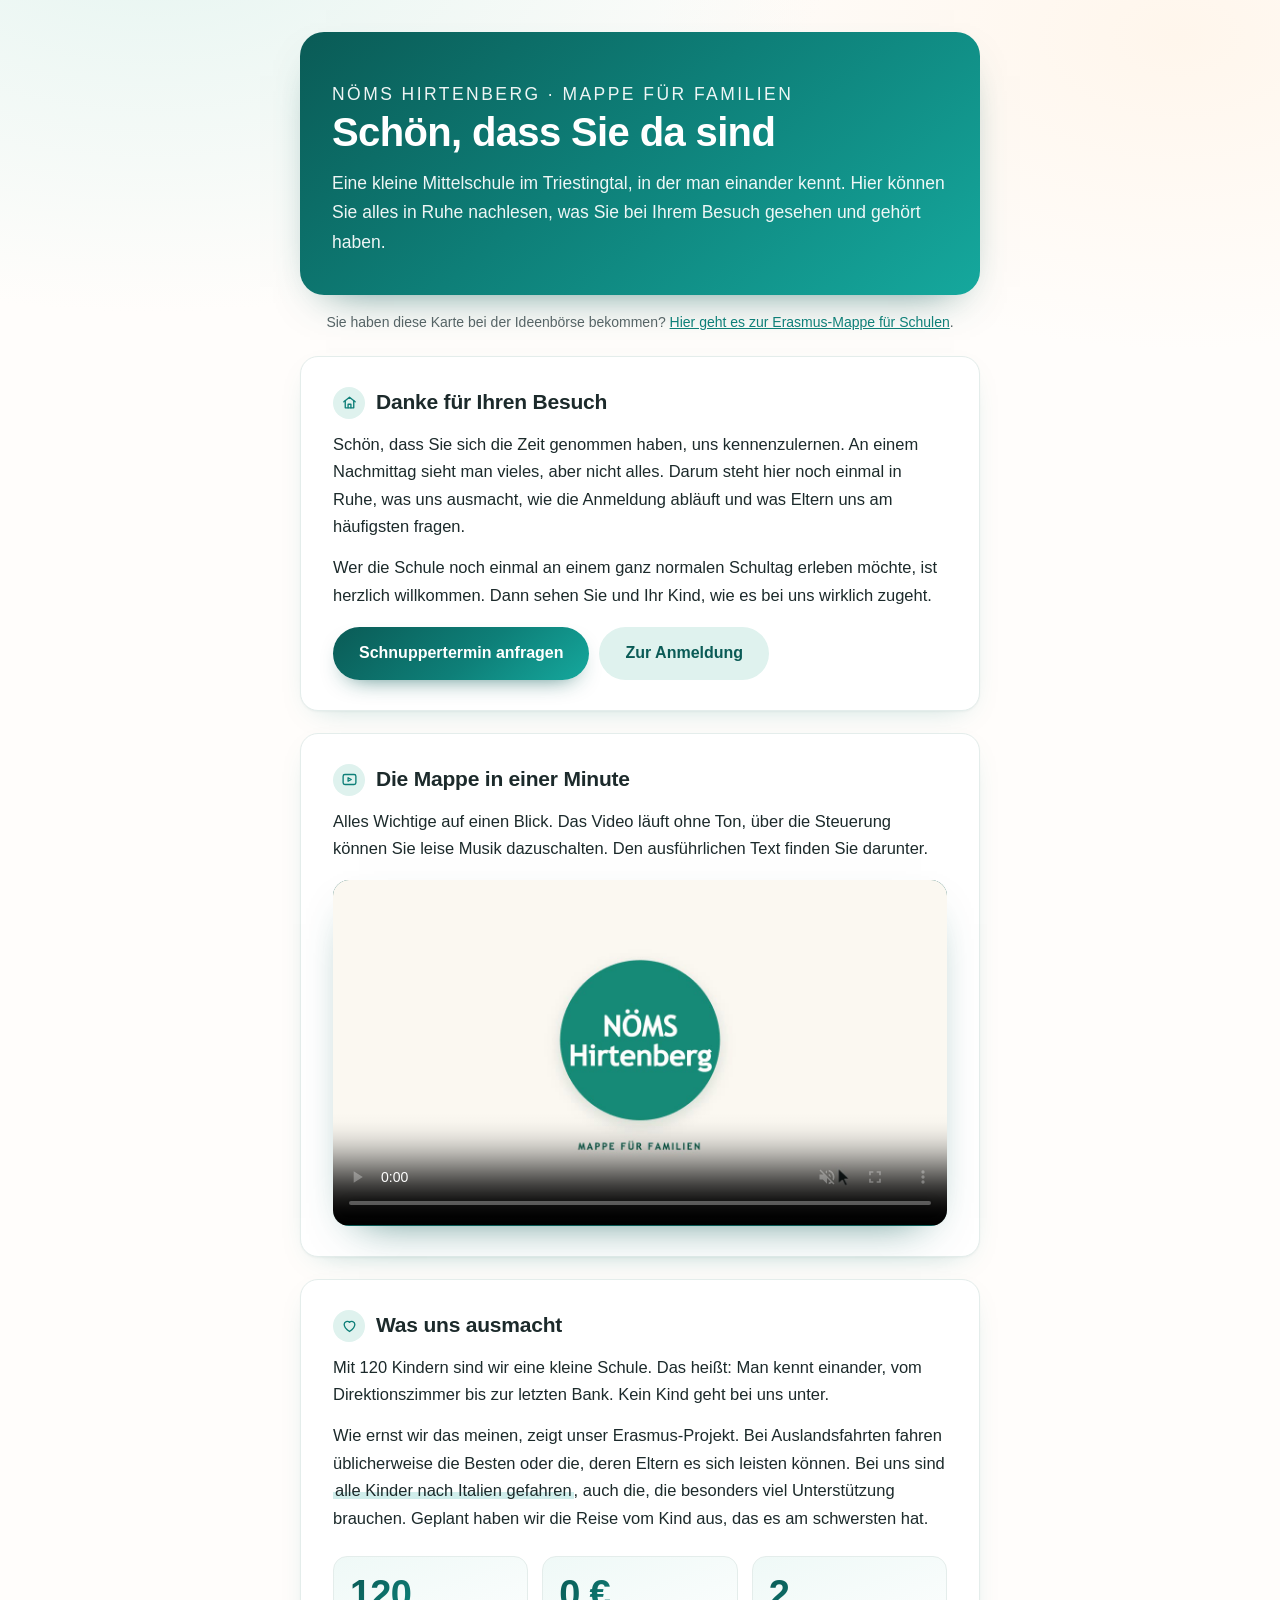
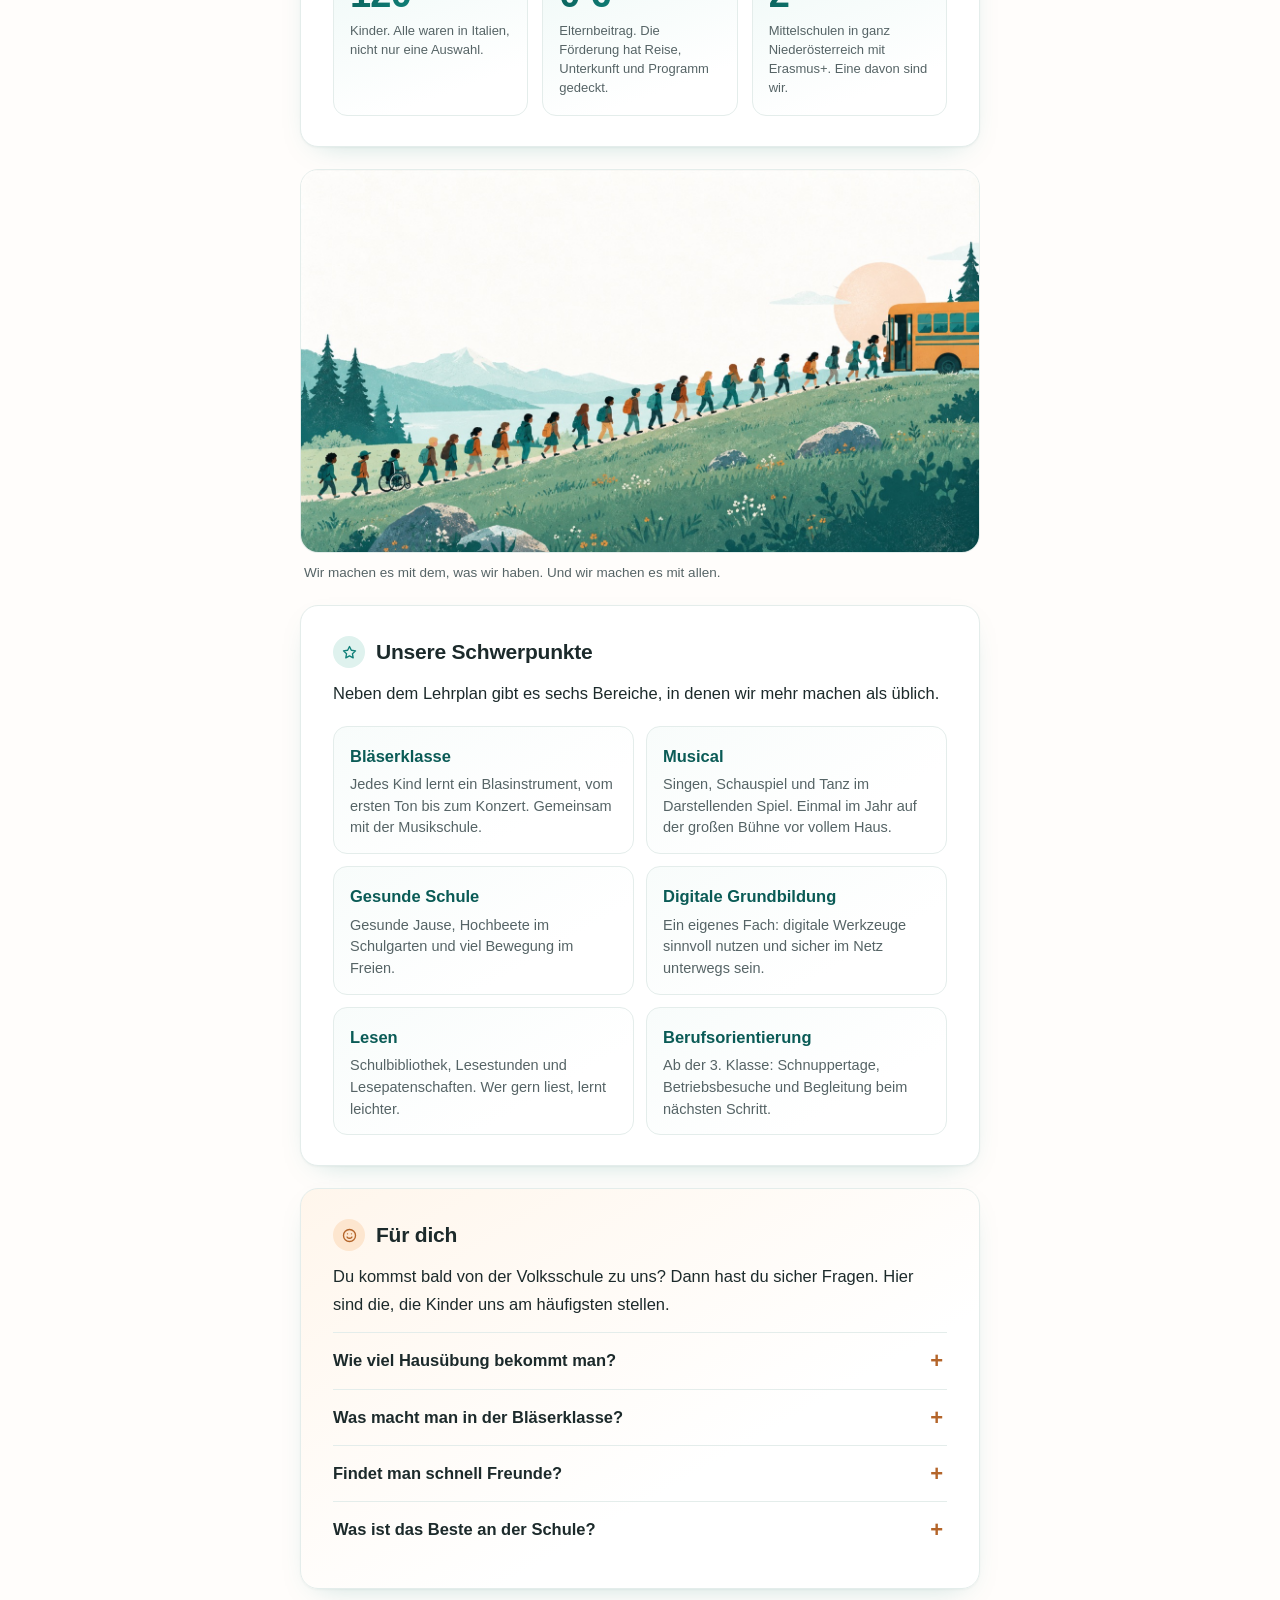
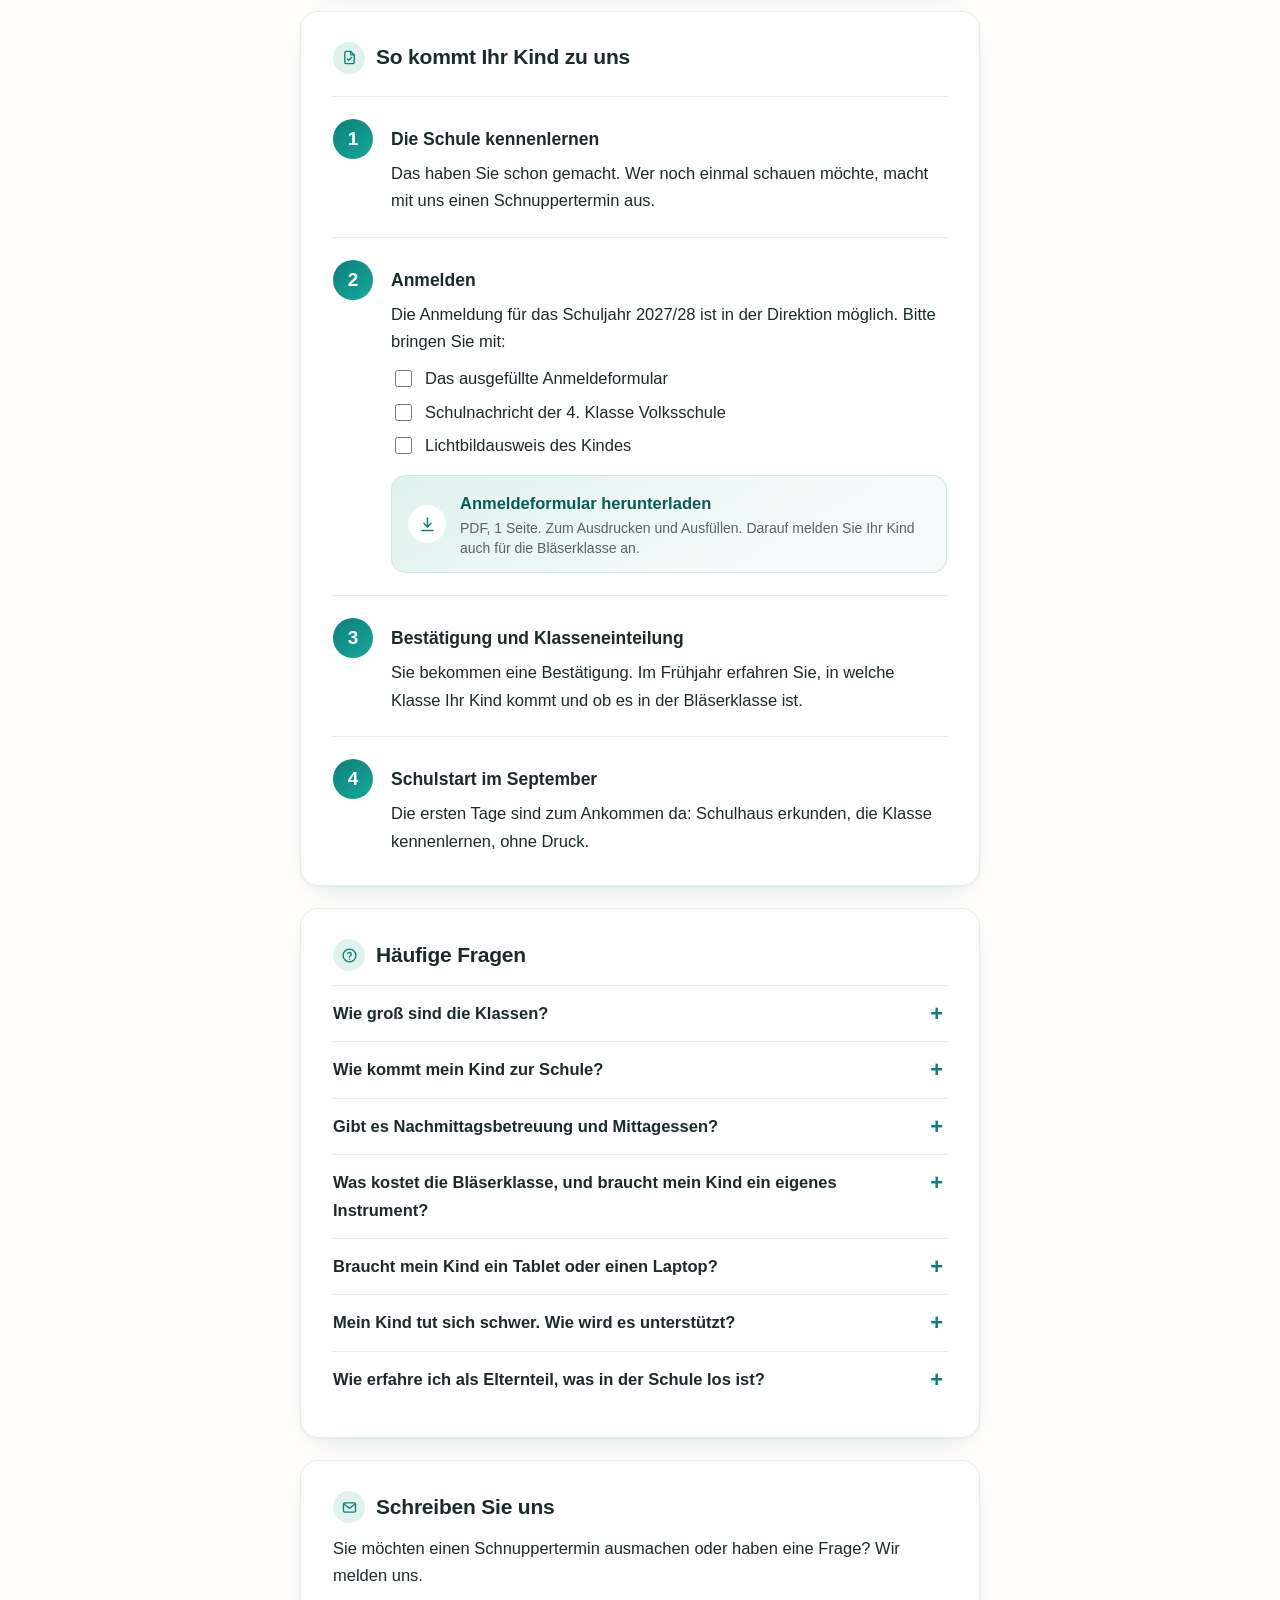
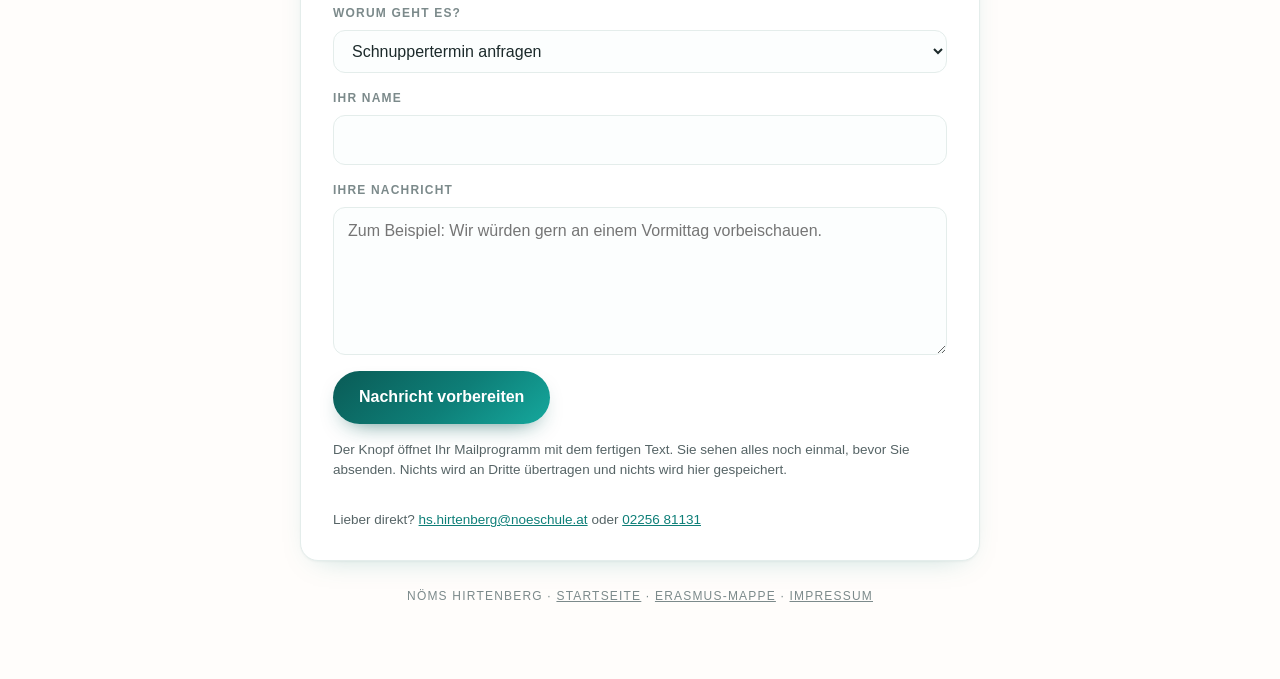
<file: mappe/index.html>
<!doctype html>
<html lang="de">
<head>
<meta charset="utf-8">
<meta name="viewport" content="width=device-width, initial-scale=1">
<title>Mappe für Familien · NÖMS Hirtenberg</title>
<meta name="description" content="Zum Nachlesen für Familien: was die NÖMS Hirtenberg ausmacht, unsere Schwerpunkte, die Anmeldung und häufige Fragen.">
<link rel="icon" href="../favicon.svg" type="image/svg+xml">
<link rel="icon" href="../favicon-32.png" sizes="32x32">
<link rel="apple-touch-icon" href="../apple-touch-icon.png">
<meta name="theme-color" content="#0E7F78">
<link rel="stylesheet" href="../assets/stil.css">
<script src="../assets/anim.js" defer></script>
</head>
<body>
<div class="wrap">

<details class="pill" id="pill">
  <summary>
    <span class="pill-dot" aria-hidden="true"></span>
    <span class="pill-now">Willkommen</span>
    <svg class="pill-chev" viewBox="0 0 24 24" fill="none" stroke="currentColor" stroke-width="2.4" stroke-linecap="round" stroke-linejoin="round" aria-hidden="true"><path d="m6 9 6 6 6-6"/></svg>
  </summary>
  <nav class="pill-list" aria-label="Abschnitte">
      <a href="#besuch">Willkommen</a>
      <a href="#warum">Warum wir</a>
      <a href="#schwerpunkte">Schwerpunkte</a>
      <a href="#fuer-dich">Für Kinder</a>
      <a href="#anmeldung">Anmeldung</a>
      <a href="#fragen">Fragen</a>
      <a href="#kontakt">Kontakt</a>
  </nav>
</details>

  <header class="hero">
    <p class="kicker">NÖMS Hirtenberg · Mappe für Familien</p>
    <h1>Schön, dass Sie da sind</h1>
    <p>Eine kleine Mittelschule im Triestingtal, in der man einander kennt. Hier können Sie alles
    in Ruhe nachlesen, was Sie bei Ihrem Besuch gesehen und gehört haben.</p>
  </header>

  <p class="umleitung">Sie haben diese Karte bei der Ideenbörse bekommen?
  <a href="../erasmus/">Hier geht es zur Erasmus-Mappe für Schulen</a>.</p>

  <!-- ====================== DANKE FÜR IHREN BESUCH ======================
       Die Karten werden beim Tag der offenen Tür ausgegeben. Die Seite ist also
       keine Einladung, sondern das, was man nach dem Besuch nachliest. -->
  <section class="card" id="besuch">
    <h2 class="mit-ic"><span class="h-ic" aria-hidden="true"><svg viewBox="0 0 24 24" fill="none" stroke="currentColor" stroke-width="1.9" stroke-linecap="round" stroke-linejoin="round"><path d="M4 11 12 4.5 20 11"/><path d="M6 9.8V19.5h12V9.8"/><path d="M10 19.5v-5h4v5"/></svg></span><span>Danke für Ihren Besuch</span></h2>
    <p>Schön, dass Sie sich die Zeit genommen haben, uns kennenzulernen. An einem Nachmittag sieht
    man vieles, aber nicht alles. Darum steht hier noch einmal in Ruhe, was uns ausmacht, wie die
    Anmeldung abläuft und was Eltern uns am häufigsten fragen.</p>
    <p>Wer die Schule noch einmal an einem ganz normalen Schultag erleben möchte, ist herzlich
    willkommen. Dann sehen Sie und Ihr Kind, wie es bei uns wirklich zugeht.</p>
    <div class="knopfreihe">
      <a class="knopf" href="#kontakt">Schnuppertermin anfragen</a>
      <a class="knopf hell" href="#anmeldung">Zur Anmeldung</a>
    </div>
  </section>

  <!-- ====================== ERKLÄRVIDEO ======================
       Version 3 (59 s mit Lesezeit, „ein Container“, 60 fps, nahtlose Schleife). Quelle: Coding/Websites/noemshirtenberg-clip/v3/mappe.html,
       gerendert über HyperFrames in noemshirtenberg-clip/hf3-quer|hf3-hoch. Läuft stumm als Schleife (nicht bei reduzierter Bewegung).
       Quer ab 561 px, hoch darunter (Wahl per Skript unten).
       Bei Textänderungen in der Mappe das Video neu rendern. -->
  <section class="card" id="video">
    <h2 class="mit-ic"><span class="h-ic" aria-hidden="true"><svg viewBox="0 0 24 24" fill="none" stroke="currentColor" stroke-width="1.9" stroke-linecap="round" stroke-linejoin="round"><rect x="3" y="5" width="18" height="14" rx="2.5"/><path d="m10 9.5 4.5 2.5-4.5 2.5z"/></svg></span><span>Die Mappe in einer Minute</span></h2>
    <p>Alles Wichtige auf einen Blick. Das Video läuft ohne Ton, über die Steuerung können Sie leise Musik dazuschalten. Den ausführlichen Text finden Sie darunter.</p>
    <figure class="film film-erklaer">
      <video controls playsinline muted loop autoplay preload="auto" poster="media/erklaer-quer.jpg"
        aria-label="Erklärvideo: die NÖMS Hirtenberg in einer Minute, läuft als Schleife ohne Ton">
        <source src="media/erklaer-quer.mp4" type="video/mp4">
      </video>
    </figure>
  </section>

  <!-- ====================== WARUM WIR ====================== -->
  <section class="card" id="warum">
    <h2 class="mit-ic"><span class="h-ic" aria-hidden="true"><svg viewBox="0 0 24 24" fill="none" stroke="currentColor" stroke-width="1.9" stroke-linecap="round" stroke-linejoin="round"><path d="M12 20.5s-7.5-4.6-7.5-10.2A4.3 4.3 0 0 1 12 7.6a4.3 4.3 0 0 1 7.5 2.7c0 5.6-7.5 10.2-7.5 10.2z"/></svg></span><span>Was uns ausmacht</span></h2>
    <p>Mit 120 Kindern sind wir eine kleine Schule. Das heißt: Man kennt einander, vom
    Direktionszimmer bis zur letzten Bank. Kein Kind geht bei uns unter.</p>
    <p>Wie ernst wir das meinen, zeigt unser Erasmus-Projekt. Bei Auslandsfahrten fahren
    üblicherweise die Besten oder die, deren Eltern es sich leisten können. Bei uns sind
    <span class="hl">alle Kinder nach Italien gefahren</span>, auch die, die besonders viel
    Unterstützung brauchen. Geplant haben wir die Reise vom Kind aus, das es am schwersten hat.</p>

    <div class="figures">
      <div class="fig-n"><b>120</b><span>Kinder. Alle waren in Italien, nicht nur eine Auswahl.</span></div>
      <div class="fig-n"><b>0&nbsp;€</b><span>Elternbeitrag. Die Förderung hat Reise, Unterkunft und Programm gedeckt.</span></div>
      <div class="fig-n"><b>2</b><span>Mittelschulen in ganz Niederösterreich mit Erasmus+. Eine davon sind wir.</span></div>
    </div>
  </section>

  <figure class="fig">
    <img src="../img/kinder-alle.jpg" alt="Illustration: eine lange Reihe von Schulkindern unterschiedlichen Aussehens geht gemeinsam einen Hügel hinauf zu einem Bus, darunter ein Kind im Rollstuhl. Niemand bleibt zurück." loading="lazy" width="1400" height="788">
    <figcaption>Wir machen es mit dem, was wir haben. Und wir machen es mit allen.</figcaption>
  </figure>

  <!-- ====================== SCHWERPUNKTE ====================== -->
  <section class="card" id="schwerpunkte">
    <h2 class="mit-ic"><span class="h-ic" aria-hidden="true"><svg viewBox="0 0 24 24" fill="none" stroke="currentColor" stroke-width="1.9" stroke-linecap="round" stroke-linejoin="round"><path d="m12 3.5 2.6 5.3 5.9.9-4.3 4.1 1 5.8-5.2-2.7-5.2 2.7 1-5.8-4.3-4.1 5.9-.9z"/></svg></span><span>Unsere Schwerpunkte</span></h2>
    <p>Neben dem Lehrplan gibt es sechs Bereiche, in denen wir mehr machen als üblich.</p>
    <div class="kacheln">
      <div class="kachel"><h3>Bläserklasse</h3><p>Jedes Kind lernt ein Blasinstrument, vom ersten Ton bis zum Konzert. Gemeinsam mit der Musikschule.</p></div>
      <div class="kachel"><h3>Musical</h3><p>Singen, Schauspiel und Tanz im Darstellenden Spiel. Einmal im Jahr auf der großen Bühne vor vollem Haus.</p></div>
      <div class="kachel"><h3>Gesunde Schule</h3><p>Gesunde Jause, Hochbeete im Schulgarten und viel Bewegung im Freien.</p></div>
      <div class="kachel"><h3>Digitale Grundbildung</h3><p>Ein eigenes Fach: digitale Werkzeuge sinnvoll nutzen und sicher im Netz unterwegs sein.</p></div>
      <div class="kachel"><h3>Lesen</h3><p>Schulbibliothek, Lesestunden und Lesepatenschaften. Wer gern liest, lernt leichter.</p></div>
      <div class="kachel"><h3>Berufsorientierung</h3><p>Ab der 3. Klasse: Schnuppertage, Betriebsbesuche und Begleitung beim nächsten Schritt.</p></div>
    </div>
  </section>

  <!-- ====================== FÜR KINDER ====================== -->
  <section class="card kinder" id="fuer-dich">
    <h2 class="mit-ic"><span class="h-ic" aria-hidden="true"><svg viewBox="0 0 24 24" fill="none" stroke="currentColor" stroke-width="1.9" stroke-linecap="round" stroke-linejoin="round"><circle cx="12" cy="12" r="8.5"/><path d="M8.6 14.2a4.2 4.2 0 0 0 6.8 0"/><path d="M9.2 9.6h.01M14.8 9.6h.01"/></svg></span><span>Für dich</span></h2>
    <p>Du kommst bald von der Volksschule zu uns? Dann hast du sicher Fragen. Hier sind die, die
    Kinder uns am häufigsten stellen.</p>

    <details class="frage-kind">
      <summary>Wie viel Hausübung bekommt man?</summary>
      <p>So viel, wie dir guttut. Wir richten die Hausübungen nach dem, was die Kinder in der
      Klasse gerade brauchen, und nicht nach einer festen Menge.</p>
    </details>
    <details class="frage-kind">
      <summary>Was macht man in der Bläserklasse?</summary>
      <p class="offen">[[Antwort: Was macht man in der Bläserklasse?]]</p>
    </details>
    <details class="frage-kind">
      <summary>Findet man schnell Freunde?</summary>
      <p>Ja. Das Miteinander ist das, worauf wir an unserer Schule am meisten stolz sind. Bei
      uns kennt man einander, und niemand bleibt lange allein.</p>
    </details>
    <details class="frage-kind">
      <summary>Was ist das Beste an der Schule?</summary>
      <p>Egal, was dich beschäftigt, ob Schule, Freunde oder etwas ganz anderes: Bei uns findest
      du immer jemanden, der dir zuhört und dir helfen will.</p>
    </details>
  </section>

  <!-- ====================== ANMELDUNG ====================== -->
  <section class="card" id="anmeldung">
    <h2 class="mit-ic"><span class="h-ic" aria-hidden="true"><svg viewBox="0 0 24 24" fill="none" stroke="currentColor" stroke-width="1.9" stroke-linecap="round" stroke-linejoin="round"><path d="M13.6 3.4H7.2A1.8 1.8 0 0 0 5.4 5.2v13.6a1.8 1.8 0 0 0 1.8 1.8h9.6a1.8 1.8 0 0 0 1.8-1.8V8.2z"/><path d="M13.6 3.4v4.8h5.2"/><path d="m9 14 2 2 4-4"/></svg></span><span>So kommt Ihr Kind zu uns</span></h2>

    <div class="step">
      <span class="step-n">1</span>
      <div>
        <h3>Die Schule kennenlernen</h3>
        <p>Das haben Sie schon gemacht. Wer noch einmal schauen möchte, macht mit uns einen
        Schnuppertermin aus.</p>
      </div>
    </div>
    <div class="step">
      <span class="step-n">2</span>
      <div>
        <h3>Anmelden</h3>
        <p>Die Anmeldung für das Schuljahr 2027/28 ist in der Direktion möglich. Bitte bringen Sie mit:</p>
        <ul class="checkliste">
          <li><label><input type="checkbox"> Das ausgefüllte Anmeldeformular</label></li>
          <li><label><input type="checkbox"> Schulnachricht der 4. Klasse Volksschule</label></li>
          <li><label><input type="checkbox"> Lichtbildausweis des Kindes</label></li>
        </ul>
        <a class="download" href="../downloads/anmeldeformular.pdf" download="Anmeldeformular NÖMS Hirtenberg.pdf">
          <span class="h-ic" aria-hidden="true"><svg viewBox="0 0 24 24" fill="none" stroke="currentColor" stroke-width="1.9" stroke-linecap="round" stroke-linejoin="round"><path d="M12 4v11"/><path d="m7.5 10.5 4.5 4.5 4.5-4.5"/><path d="M5 19.5h14"/></svg></span>
          <span class="dl-text"><strong>Anmeldeformular herunterladen</strong>
          <span>PDF, 1 Seite. Zum Ausdrucken und Ausfüllen. Darauf melden Sie Ihr Kind auch für
          die Bläserklasse an.</span></span>
        </a>
      </div>
    </div>
    <div class="step">
      <span class="step-n">3</span>
      <div>
        <h3>Bestätigung und Klasseneinteilung</h3>
        <p>Sie bekommen eine Bestätigung. Im Frühjahr erfahren Sie, in welche Klasse Ihr Kind
        kommt und ob es in der Bläserklasse ist.</p>
      </div>
    </div>
    <div class="step">
      <span class="step-n">4</span>
      <div>
        <h3>Schulstart im September</h3>
        <p>Die ersten Tage sind zum Ankommen da: Schulhaus erkunden, die Klasse kennenlernen,
        ohne Druck.</p>
      </div>
    </div>
  </section>

  <!-- ====================== FRAGEN ====================== -->
  <section class="card" id="fragen">
    <h2 class="mit-ic"><span class="h-ic" aria-hidden="true"><svg viewBox="0 0 24 24" fill="none" stroke="currentColor" stroke-width="1.9" stroke-linecap="round" stroke-linejoin="round"><circle cx="12" cy="12" r="9"/><path d="M9.5 9.3a2.6 2.6 0 0 1 5 .9c0 1.7-2.5 2.3-2.5 3.8"/><path d="M12 17.2h.01"/></svg></span><span>Häufige Fragen</span></h2>

    <details class="faq">
      <summary>Wie groß sind die Klassen?</summary>
      <p>In unseren Klassen sind zwischen 15 und 20 Kinder. So bleibt Zeit für jedes einzelne.</p>
    </details>
    <details class="faq">
      <summary>Wie kommt mein Kind zur Schule?</summary>
      <p>Aus allen umliegenden Orten kommt man gut mit öffentlichen Verkehrsmitteln zu uns.</p>
    </details>
    <details class="faq">
      <summary>Gibt es Nachmittagsbetreuung und Mittagessen?</summary>
      <p>Nein, eine Nachmittagsbetreuung und ein Mittagessen bieten wir nicht an.</p>
    </details>
    <details class="faq">
      <summary>Was kostet die Bläserklasse, und braucht mein Kind ein eigenes Instrument?</summary>
      <p>Ein eigenes Instrument brauchen Sie nicht zu kaufen, es wird zur Verfügung gestellt.
      Dafür fällt eine Servicepauschale von etwa 20&nbsp;€ im Jahr an.</p>
    </details>
    <details class="faq">
      <summary>Braucht mein Kind ein Tablet oder einen Laptop?</summary>
      <p>Sie müssen nichts selbst besorgen. Wir nehmen an der Geräteinitiative des Bundes teil,
      dadurch bekommt Ihr Kind einen eigenen Laptop.</p>
    </details>
    <details class="faq">
      <summary>Mein Kind tut sich schwer. Wie wird es unterstützt?</summary>
      <p>Wir schauen zuerst, was Ihr Kind konkret braucht, und richten die Unterstützung danach
      aus. Dafür arbeitet bei uns ein ganzes Team eng zusammen:</p>
      <ul class="plain">
        <li>Sonderpädagoginnen und Sonderpädagogen</li>
        <li>Schulsozialarbeit</li>
        <li>Beratungslehrerinnen und Beratungslehrer</li>
        <li>Vertrauenslehrerinnen und Vertrauenslehrer</li>
        <li>Jugendcoaching</li>
        <li>Schulpsychologie</li>
      </ul>
    </details>
    <details class="faq">
      <summary>Wie erfahre ich als Elternteil, was in der Schule los ist?</summary>
      <p>Über ClassHaven, unsere App für die Schulkommunikation. Dort finden Sie Nachrichten
      der Lehrerinnen und Lehrer, die Hausübungen, Termine und Klassendienste an einem Ort, und
      Sie können uns direkt schreiben.</p>
    </details>
  </section>

  <!-- ====================== KONTAKT ====================== -->
  <section class="card" id="kontakt">
    <h2 class="mit-ic"><span class="h-ic" aria-hidden="true"><svg viewBox="0 0 24 24" fill="none" stroke="currentColor" stroke-width="1.9" stroke-linecap="round" stroke-linejoin="round"><rect x="3.5" y="5.5" width="17" height="13" rx="2"/><path d="m4 7 8 6 8-6"/></svg></span><span>Schreiben Sie uns</span></h2>
    <p>Sie möchten einen Schnuppertermin ausmachen oder haben eine Frage? Wir melden uns.</p>
    <form id="kontaktform" class="form">
      <div class="feld">
        <label for="f-anliegen">Worum geht es?</label>
        <select id="f-anliegen" name="anliegen">
          <option>Schnuppertermin anfragen</option>
          <option>Frage zur Anmeldung</option>
          <option>Andere Frage</option>
        </select>
      </div>
      <div class="feld">
        <label for="f-name">Ihr Name</label>
        <input type="text" id="f-name" name="name" autocomplete="name" required>
      </div>
      <div class="feld">
        <label for="f-text">Ihre Nachricht</label>
        <textarea id="f-text" name="text" rows="5" required placeholder="Zum Beispiel: Wir würden gern an einem Vormittag vorbeischauen."></textarea>
      </div>
      <button type="submit" class="knopf">Nachricht vorbereiten</button>
      <p class="form-hinweis">Der Knopf öffnet Ihr Mailprogramm mit dem fertigen Text. Sie sehen
      alles noch einmal, bevor Sie absenden. Nichts wird an Dritte übertragen und nichts wird hier
      gespeichert.</p>
      <p class="form-fallback">Lieber direkt? <a id="f-mailto" href="mailto:hs.hirtenberg@noeschule.at">hs.hirtenberg@noeschule.at</a> oder <a href="tel:+43225681131">02256 81131</a></p>
    </form>
  </section>

  <footer>NÖMS Hirtenberg · <a href="../">Startseite</a> · <a href="../erasmus/">Erasmus-Mappe</a> · <a href="../impressum.html">Impressum</a></footer>

</div>

<script>
  (function () {
    var box = document.getElementById('pill');
    var now = box.querySelector('.pill-now');
    var links = Array.prototype.slice.call(box.querySelectorAll('.pill-list a'));
    var map = {}, aktiv = null;
    links.forEach(function (a) {
      map[a.getAttribute('href').slice(1)] = a;
      a.addEventListener('click', function () { box.open = false; });
    });
    var obs = new IntersectionObserver(function (eintraege) {
      eintraege.forEach(function (e) {
        if (!e.isIntersecting) return;
        var a = map[e.target.id];
        if (!a || a === aktiv) return;
        if (aktiv) aktiv.classList.remove('here');
        a.classList.add('here');
        aktiv = a;
        now.textContent = a.textContent;
      });
    }, { rootMargin: '-72px 0px -60% 0px' });
    document.querySelectorAll('section[id]').forEach(function (sec) { obs.observe(sec); });

    var kopf = document.querySelector('.hero');
    var sicht = new IntersectionObserver(function (e) {
      box.classList.toggle('da', !e[0].isIntersecting);
      if (e[0].isIntersecting) box.open = false;
    }, { rootMargin: '-40px 0px 0px 0px' });
    if (kopf) sicht.observe(kopf);
  })();
</script>

<script>
  (function () {
    var form = document.getElementById('kontaktform');
    if (!form) return;
    var adresse = document.getElementById('f-mailto').getAttribute('href').replace('mailto:', '');
    form.addEventListener('submit', function (e) {
      e.preventDefault();
      var anliegen = document.getElementById('f-anliegen').value;
      var name = document.getElementById('f-name').value.trim();
      var text = document.getElementById('f-text').value.trim();
      window.location.href = 'mailto:' + adresse
        + '?subject=' + encodeURIComponent(anliegen)
        + '&body=' + encodeURIComponent(text + '\n\n' + name);
    });
  })();

  // Erklärvideo: am Handy die Hochformat-Fassung laden
  (function () {
    var v = document.querySelector('.film-erklaer video');
    if (!v) return;
    // bei reduzierter Bewegung nicht von selbst abspielen
    if (window.matchMedia('(prefers-reduced-motion: reduce)').matches) { v.removeAttribute('autoplay'); v.pause(); }
    if (!window.matchMedia('(max-width: 560px)').matches) return;
    v.poster = 'media/erklaer-hoch.jpg';
    v.querySelector('source').src = 'media/erklaer-hoch.mp4';
    v.load();
  })();
</script>
</body>
</html>
</file>
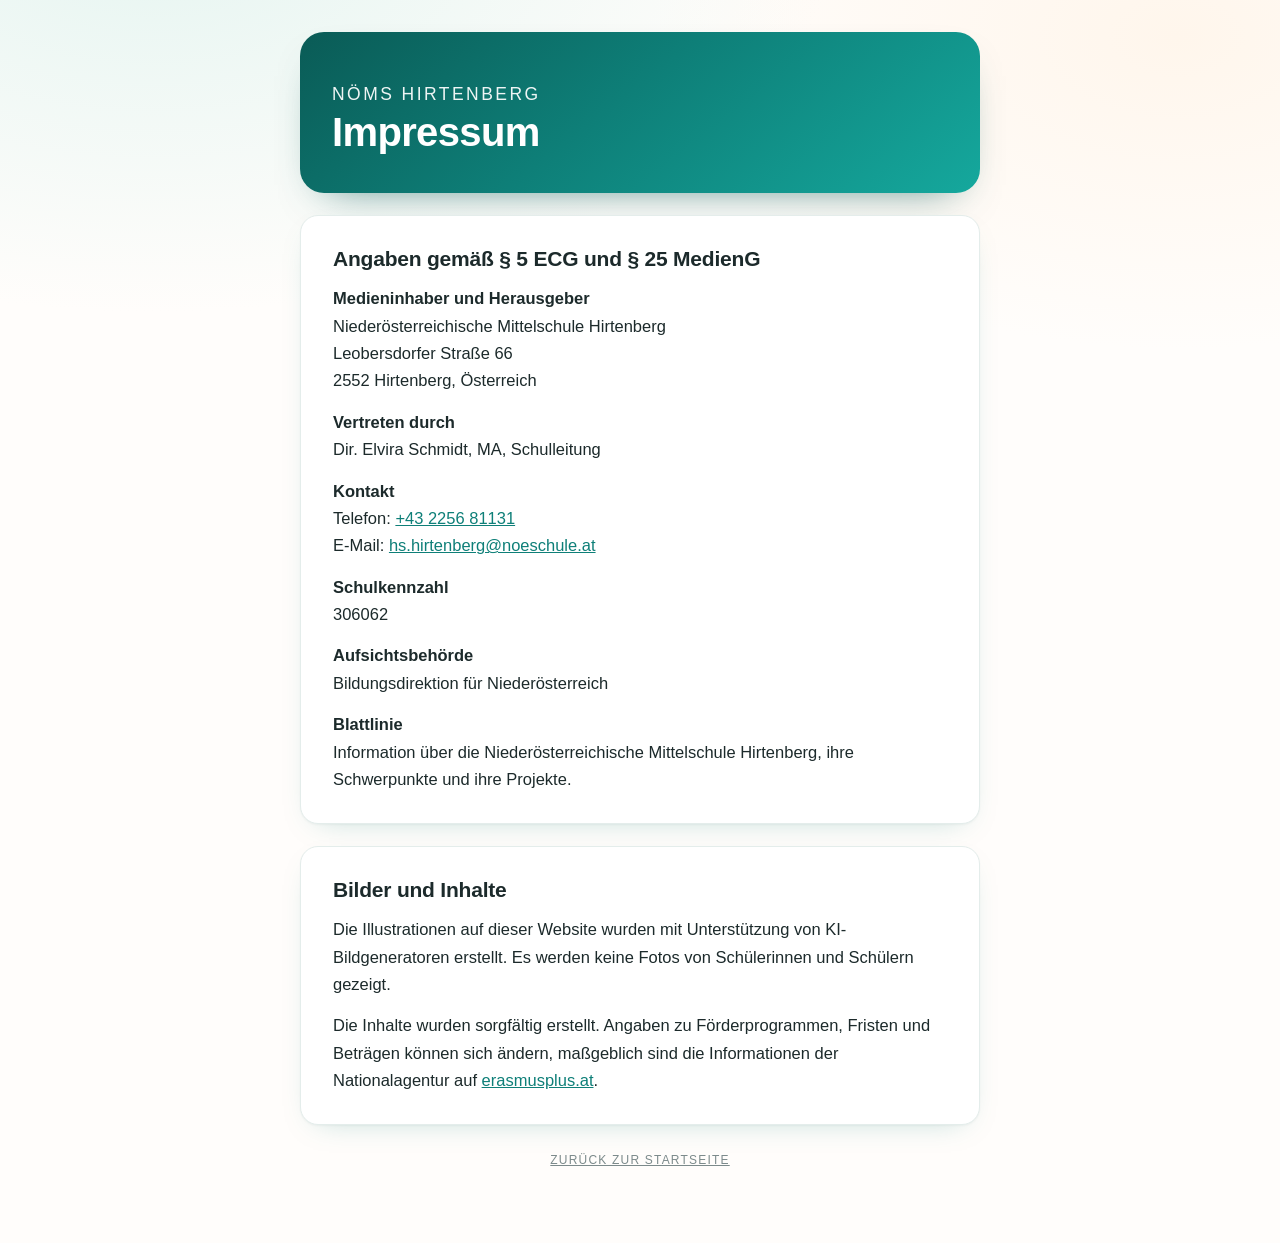
<file: impressum.html>
<!doctype html>
<html lang="de">
<head>
<meta charset="utf-8">
<meta name="viewport" content="width=device-width, initial-scale=1">
<title>Impressum · NÖMS Hirtenberg</title>
<meta name="robots" content="noindex">
<link rel="icon" href="favicon.svg" type="image/svg+xml">
<link rel="icon" href="favicon-32.png" sizes="32x32">
<link rel="apple-touch-icon" href="apple-touch-icon.png">
<meta name="theme-color" content="#0E7F78">
<link rel="stylesheet" href="assets/stil.css">
<script src="assets/anim.js" defer></script>
</head>
<body>
<div class="wrap">

  <header class="hero">
    <p class="kicker">NÖMS Hirtenberg</p>
    <h1>Impressum</h1>
  </header>

  <section class="card">
    <h2>Angaben gemäß § 5 ECG und § 25 MedienG</h2>
    <p><strong>Medieninhaber und Herausgeber</strong><br>
    Niederösterreichische Mittelschule Hirtenberg<br>
    Leobersdorfer Straße 66<br>
    2552 Hirtenberg, Österreich</p>

    <p><strong>Vertreten durch</strong><br>
    Dir. Elvira Schmidt, MA, Schulleitung</p>

    <p><strong>Kontakt</strong><br>
    Telefon: <a href="tel:+43225681131">+43 2256 81131</a><br>
    E-Mail: <a href="mailto:hs.hirtenberg@noeschule.at">hs.hirtenberg@noeschule.at</a></p>

    <p><strong>Schulkennzahl</strong><br>
    306062</p>

    <p><strong>Aufsichtsbehörde</strong><br>
    Bildungsdirektion für Niederösterreich</p>

    <p><strong>Blattlinie</strong><br>
    Information über die Niederösterreichische Mittelschule Hirtenberg, ihre Schwerpunkte und ihre
    Projekte.</p>
  </section>

  <section class="card">
    <h2>Bilder und Inhalte</h2>
    <p>Die Illustrationen auf dieser Website wurden mit Unterstützung von KI-Bildgeneratoren
    erstellt. Es werden keine Fotos von Schülerinnen und Schülern gezeigt.</p>
    <p>Die Inhalte wurden sorgfältig erstellt. Angaben zu Förderprogrammen, Fristen und Beträgen
    können sich ändern, maßgeblich sind die Informationen der Nationalagentur auf
    <a href="https://erasmusplus.oead.at" rel="noopener">erasmusplus.at</a>.</p>
  </section>

  <footer><a href="index.html">Zurück zur Startseite</a></footer>

</div>
</body>
</html>
</file>
<file: assets/stil.css>
:root {
  --ground: #FFFDFB;
  --wash-a: #E6F5F1;
  --wash-b: #FFF6EC;
  --paper: #FFFFFF;
  --ink: #1C2A2B;
  --ink-soft: #566466;
  --label: #7C8A8B;
  --accent: #0E7F78;
  --accent-bright: #15A89D;
  --accent-deep: #0A5B56;
  --fill-accent: #DFF2EE;
  --hairline: #E4EDEB;
  --card-shadow: 0 1px 2px rgba(28, 42, 43, .04), 0 10px 30px -18px rgba(14, 127, 120, .35);
}

* { box-sizing: border-box; }

body {
  margin: 0;
  background:
    radial-gradient(1100px 620px at 12% -8%, var(--wash-a) 0%, rgba(230, 245, 241, 0) 62%),
    radial-gradient(900px 540px at 92% 4%, var(--wash-b) 0%, rgba(255, 246, 236, 0) 58%),
    var(--ground);
  background-attachment: fixed;
  color: var(--ink);
  font-family: "Trebuchet MS", "Lucida Grande", "Segoe UI", sans-serif;
  font-size: 16.5px;
  line-height: 1.66;
  -webkit-font-smoothing: antialiased;
}

.wrap {
  max-width: 720px;
  margin: 0 auto;
  padding-inline: 20px;
  padding-block: 32px 72px;
  display: flex;
  flex-direction: column;
  gap: 22px;
}

.hero {
  background: linear-gradient(142deg, var(--accent-deep) 0%, var(--accent) 46%, var(--accent-bright) 100%);
  color: #FFFFFF;
  border-radius: 24px;
  padding: 34px 32px 38px;
  box-shadow: 0 18px 44px -26px rgba(10, 91, 86, .8);
}
.kicker {
  font-size: 11.5px;
  letter-spacing: .14em;
  text-transform: uppercase;
  color: rgba(255, 255, 255, .82);
  margin: 0 0 18px;
}
.hero h1 {
  font-size: clamp(28px, 5.4vw, 40px);
  line-height: 1.16;
  letter-spacing: -.016em;
  margin: 0;
  text-wrap: balance;
}
.hero p {
  font-size: 17.5px;
  color: rgba(255, 255, 255, .93);
  margin: 14px 0 0;
}

.card {
  background: var(--paper);
  border: 1px solid var(--hairline);
  border-radius: 18px;
  padding: 30px 32px;
  box-shadow: var(--card-shadow);
}
.card h2 {
  font-size: 21px;
  line-height: 1.28;
  margin: 0 0 12px;
  letter-spacing: -.01em;
  text-wrap: balance;
}
.card p { margin: 0 0 14px; }
.card p:last-child { margin-bottom: 0; }

ul.plain { margin: 0 0 14px; padding-left: 0; list-style: none; }
ul.plain li { position: relative; padding-left: 20px; margin-bottom: 8px; }
ul.plain li::before {
  content: "";
  position: absolute;
  left: 2px;
  top: .62em;
  width: 7px;
  height: 7px;
  border-radius: 50%;
  background: linear-gradient(135deg, var(--accent-bright), var(--accent));
}

.big-link {
  display: block;
  text-decoration: none;
  color: inherit;
  background: linear-gradient(150deg, var(--fill-accent) 0%, #F5FBFA 70%);
  border: 1px solid #CFE8E2;
  border-radius: 18px;
  padding: 26px 30px;
  transition: border-color .18s, transform .18s;
}
.big-link:hover { border-color: var(--accent-bright); transform: translateY(-2px); }
.big-link:focus-visible { outline: 3px solid var(--accent); outline-offset: 3px; }
.big-link strong { display: block; font-size: 21px; color: var(--accent-deep); margin-bottom: 5px; }
.big-link span { color: var(--ink-soft); font-size: 15px; }

@media (prefers-reduced-motion: reduce) {
  .big-link { transition: none; }
  .big-link:hover { transform: none; }
}

footer {
  text-align: center;
  font-size: 12px;
  letter-spacing: .1em;
  text-transform: uppercase;
  color: var(--label);
  padding-top: 4px;
}
footer a { color: var(--label); }

@media (max-width: 560px) {
  .card { padding: 24px 20px; }
  .hero { padding: 26px 22px 30px; }
}

/* ---------- Bausteine der Mappe ---------- */

.card.accent {
  background: linear-gradient(145deg, #0A5B56 0%, #0E7F78 55%, #15A89D 100%);
  border: none;
  color: #FFFFFF;
}
.card.accent h2 { color: #FFFFFF; }
.card.accent p { color: rgba(255, 255, 255, .93); }
.claim {
  font-size: clamp(19px, 3.2vw, 24px);
  font-weight: bold;
  line-height: 1.34;
  letter-spacing: -.01em;
  color: #FFFFFF !important;
  text-wrap: balance;
}

/* Bilder */
.fig { margin: 0; }
.fig img {
  display: block;
  width: 100%;
  height: auto;
  border-radius: 18px;
  border: 1px solid var(--hairline);
}
.fig figcaption {
  margin-top: 10px;
  font-size: 13.5px;
  color: var(--ink-soft);
  line-height: 1.5;
  padding-inline: 4px;
}

/* Zahlenkacheln */
.figures {
  display: grid;
  grid-template-columns: repeat(3, 1fr);
  gap: 14px;
  margin-top: 24px;
}
.fig-n {
  background: linear-gradient(160deg, #EFF9F7 0%, #FFFFFF 78%);
  border: 1px solid var(--hairline);
  border-radius: 14px;
  padding: 18px 16px;
}
.fig-n b {
  display: block;
  font-size: 38px;
  line-height: 1;
  letter-spacing: -.02em;
  background: linear-gradient(135deg, var(--accent-deep), var(--accent-bright));
  -webkit-background-clip: text;
  background-clip: text;
  color: transparent;
  font-variant-numeric: tabular-nums;
}
.fig-n span {
  display: block;
  margin-top: 9px;
  font-size: 13px;
  color: var(--ink-soft);
  line-height: 1.45;
}

/* Schritte */
.step {
  display: grid;
  grid-template-columns: 42px 1fr;
  gap: 0 16px;
  padding-top: 22px;
  margin-top: 22px;
  border-top: 1px solid var(--hairline);
}
.step-n {
  width: 40px;
  height: 40px;
  border-radius: 50%;
  color: #FFFFFF;
  background: linear-gradient(140deg, var(--accent) 0%, var(--accent-bright) 100%);
  font-size: 19px;
  font-weight: bold;
  line-height: 40px;
  text-align: center;
}
.step h3 { font-size: 17.5px; margin: 6px 0 6px; }
.step p { margin-bottom: 10px; }
.step p:last-child { margin-bottom: 0; }
.hint {
  font-size: 14.5px;
  color: var(--accent-deep);
  background: var(--fill-accent);
  border-radius: 10px;
  padding: 12px 14px;
}

/* Hürden */
.huerde {
  padding: 18px 20px;
  margin-top: 14px;
  border: 1px solid var(--hairline);
  border-radius: 14px;
  background: linear-gradient(150deg, #F8FCFB 0%, #FFFFFF 70%);
}
.huerde h3 { font-size: 17px; color: var(--accent-deep); margin: 0 0 6px; }
.huerde .frage { font-size: 15px; margin-bottom: 8px; }
.huerde p:last-child { margin-bottom: 0; }

/* Noch zu füllen */
.offen {
  font-size: 14.5px;
  color: #8A6A44;
  background: #FDEEDF;
  border: 1px dashed #E8C9A8;
  border-radius: 10px;
  padding: 12px 14px;
}
.card.accent .offen { color: #6B4A28; }

.note-block {
  margin-top: 24px;
  font-size: 14.5px;
  color: var(--ink-soft);
  border-top: 1px solid var(--hairline);
  padding-top: 14px;
}

h3 { margin: 24px 0 8px; font-size: 17px; }

@media (max-width: 560px) {
  .figures { grid-template-columns: 1fr; }
  .step { grid-template-columns: 34px 1fr; gap: 0 12px; }
  .step-n { width: 32px; height: 32px; line-height: 32px; font-size: 16px; }
}

/* ---------- Mitfahrende Navigationspille ---------- */

.pill {
  position: fixed;
  top: 14px;
  left: 50%;
  transform: translateX(-50%) translateY(-14px);
  z-index: 40;
  width: max-content;
  max-width: calc(100vw - 32px);
  border-radius: 22px;
  background: linear-gradient(160deg, rgba(255, 255, 255, .72) 0%, rgba(248, 253, 252, .58) 100%);
  backdrop-filter: blur(26px) saturate(195%);
  -webkit-backdrop-filter: blur(26px) saturate(195%);
  border: 1px solid rgba(255, 255, 255, .55);
  box-shadow:
    inset 0 1px 0 rgba(255, 255, 255, .95),
    inset 0 -1px 0 rgba(255, 255, 255, .35),
    0 1px 2px rgba(28, 42, 43, .05),
    0 16px 40px -18px rgba(10, 91, 86, .5);
  opacity: 0;
  pointer-events: none;
  transition: opacity .28s ease, transform .28s ease;
}
.pill.da {
  opacity: 1;
  pointer-events: auto;
  transform: translateX(-50%) translateY(0);
}

.pill summary {
  display: flex;
  align-items: center;
  gap: 9px;
  padding: 9px 15px;
  cursor: pointer;
  list-style: none;
  user-select: none;
}
.pill summary::-webkit-details-marker { display: none; }
.pill summary:focus-visible { outline: 2px solid var(--accent); outline-offset: 3px; border-radius: 22px; }

.pill-dot {
  width: 7px;
  height: 7px;
  border-radius: 50%;
  background: linear-gradient(135deg, var(--accent-bright), var(--accent));
  flex: none;
}
.pill-now {
  font-size: 13.5px;
  font-weight: bold;
  color: var(--accent-deep);
  white-space: nowrap;
}
.pill-chev {
  width: 14px;
  height: 14px;
  color: var(--label);
  flex: none;
  transition: transform .22s ease;
}
.pill[open] .pill-chev { transform: rotate(180deg); }

.pill-list {
  display: grid;
  gap: 1px;
  padding: 4px 8px 9px;
  margin-top: 2px;
  border-top: 1px solid rgba(255, 255, 255, .6);
}
.pill-list a {
  display: block;
  font-size: 14px;
  text-decoration: none;
  color: var(--ink);
  padding: 8px 12px;
  border-radius: 12px;
  white-space: nowrap;
}
.pill-list a:hover { background: rgba(255, 255, 255, .9); color: var(--accent); }
.pill-list a:focus-visible { outline: 2px solid var(--accent); outline-offset: -2px; }
.pill-list a.here { background: rgba(223, 242, 238, .85); color: var(--accent-deep); font-weight: bold; }

html { scroll-behavior: smooth; }
section[id] { scroll-margin-top: 76px; }

@media (prefers-reduced-motion: reduce) {
  html { scroll-behavior: auto; }
  .pill, .pill-chev { transition: none; }
}

@supports not ((backdrop-filter: blur(1px)) or (-webkit-backdrop-filter: blur(1px))) {
  .pill { background: rgba(255, 253, 251, .96); }
}

/* ---------- Kontaktformular ---------- */

.form { display: grid; gap: 16px; }
.feld { display: grid; gap: 6px; }
.feld label {
  font-size: 12px;
  font-weight: bold;
  letter-spacing: .1em;
  text-transform: uppercase;
  color: var(--label);
}
.feld input,
.feld textarea,
.feld select {
  font: inherit;
  font-size: 16px;
  color: var(--ink);
  background: #FCFEFE;
  border: 1px solid var(--hairline);
  border-radius: 12px;
  padding: 11px 14px;
  width: 100%;
  transition: border-color .16s, box-shadow .16s;
}
.feld textarea { resize: vertical; min-height: 120px; line-height: 1.55; }
.feld input:hover,
.feld textarea:hover { border-color: #CFE8E2; }
.feld input:focus,
.feld textarea:focus {
  outline: none;
  border-color: var(--accent);
  box-shadow: 0 0 0 3px rgba(14, 127, 120, .14);
}

.knopf {
  font: inherit;
  font-size: 16px;
  font-weight: bold;
  color: #FFFFFF;
  background: linear-gradient(140deg, var(--accent-deep) 0%, var(--accent) 55%, var(--accent-bright) 100%);
  border: none;
  border-radius: 999px;
  padding: 13px 26px;
  cursor: pointer;
  justify-self: start;
  box-shadow: 0 10px 24px -14px rgba(10, 91, 86, .9);
  transition: transform .16s, box-shadow .16s;
}
.knopf:hover { transform: translateY(-1px); box-shadow: 0 14px 28px -14px rgba(10, 91, 86, .9); }
.knopf:active { transform: translateY(0); }
.knopf:focus-visible { outline: 3px solid var(--accent); outline-offset: 3px; }

.form-hinweis, .form-fallback {
  font-size: 13.5px;
  color: var(--ink-soft);
  line-height: 1.5;
  margin: 0;
}
.form-fallback a { color: var(--accent); }

@media (prefers-reduced-motion: reduce) {
  .knopf { transition: none; }
  .knopf:hover { transform: none; }
}

/* ---------- Einschweben beim Scrollen ---------- */
/* Die Startzustände gelten nur, wenn das Skript die Klasse "anim" gesetzt hat.
   Ohne JavaScript oder bei reduzierter Bewegung bleibt alles sofort sichtbar. */

.anim .card,
.anim .fig,
.anim .big-link {
  opacity: 0;
  transform: translateY(16px);
  transition: opacity .6s cubic-bezier(.22, .68, .36, 1), transform .6s cubic-bezier(.22, .68, .36, 1);
}
.anim .card.sichtbar,
.anim .fig.sichtbar,
.anim .big-link.sichtbar {
  opacity: 1;
  transform: none;
}
.anim .fig {
  transform: translateY(20px) scale(.985);
  transition-duration: .7s;
}
.anim .fig.sichtbar { transform: none; }

@media (prefers-reduced-motion: reduce) {
  .anim .card,
  .anim .fig,
  .anim .big-link { opacity: 1; transform: none; transition: none; }
}

/* ---------- Icons an Überschriften, Hervorhebungen ---------- */

.mit-ic { display: flex; align-items: center; gap: 11px; }
.h-ic {
  flex: none;
  display: inline-flex;
  align-items: center;
  justify-content: center;
  width: 32px;
  height: 32px;
  border-radius: 50%;
  background: var(--fill-accent);
  color: var(--accent);
}
.h-ic svg { width: 17px; height: 17px; }
.h-ic.klein { width: 26px; height: 26px; }
.h-ic.klein svg { width: 15px; height: 15px; }
.card.accent .h-ic { background: rgba(255, 255, 255, .18); color: #FFFFFF; }

.hl {
  background: linear-gradient(180deg, rgba(255, 255, 255, 0) 60%, rgba(21, 168, 157, .2) 60%);
  padding: 0 .12em;
  -webkit-box-decoration-break: clone;
  box-decoration-break: clone;
}

.huerde .frage {
  font-style: italic;
  color: var(--ink-soft);
  font-size: 15px;
}
.card a { color: var(--accent); }
.card.accent a { color: #FFFFFF; }

@media (max-width: 560px) {
  .card h2.mit-ic { font-size: 19px; }
  .h-ic { width: 28px; height: 28px; }
}

/* ---------- Startseite: Kachel zur Mappe ---------- */

.big-link.mit-pfeil {
  display: flex;
  align-items: center;
  gap: 16px;
}
.big-link .h-ic { width: 44px; height: 44px; background: #FFFFFF; }
.big-link .h-ic svg { width: 22px; height: 22px; }
.bl-text { flex: 1; min-width: 0; }
.bl-text strong { margin-bottom: 4px; }
.bl-text > span { display: block; line-height: 1.5; }
.pfeil {
  flex: none;
  width: 22px;
  height: 22px;
  color: var(--accent);
  transition: transform .18s;
}
.big-link:hover .pfeil { transform: translateX(3px); }

@media (max-width: 560px) {
  .big-link.mit-pfeil { gap: 12px; padding: 22px 20px; }
  .big-link .h-ic { width: 38px; height: 38px; }
  .pfeil { display: none; }
}
@media (prefers-reduced-motion: reduce) {
  .pfeil { transition: none; }
  .big-link:hover .pfeil { transform: none; }
}

/* ---------- Mappe für Familien (Tag der offenen Tür) ---------- */

.umleitung {
  margin: -6px 4px 0;
  font-size: 14px;
  color: var(--ink-soft);
  text-align: center;
}
.umleitung a { color: var(--accent); }

.film {
  margin: 0;
  aspect-ratio: 16 / 9;
  border-radius: 24px;
  overflow: hidden;
  background: var(--accent);
  box-shadow: 0 18px 44px -26px rgba(10, 91, 86, .8);
}
.film video { display: block; width: 100%; height: 100%; object-fit: cover; }
.film-erklaer { margin-top: 18px; border-radius: 16px; background: #0A5B56; }
@media (max-width: 560px) { .film-erklaer { aspect-ratio: 4 / 5; } }

.knopfreihe { display: flex; flex-wrap: wrap; gap: 10px; margin-top: 18px; }
a.knopf { display: inline-block; text-decoration: none; }
.card a.knopf { color: #FFFFFF; }
.knopf.hell, .card a.knopf.hell {
  color: var(--accent-deep);
  background: var(--fill-accent);
  box-shadow: none;
}

.offen-i {
  color: #8A6A44;
  background: #FDEEDF;
  border: 1px dashed #E8C9A8;
  border-radius: 6px;
  padding: 0 5px;
  font-size: .92em;
}
.card .offen { margin-top: 14px; }

/* Schwerpunkte */
.kacheln {
  display: grid;
  grid-template-columns: repeat(2, minmax(0, 1fr));
  gap: 12px;
  margin-top: 18px;
}
.kachel {
  padding: 16px 16px 14px;
  border: 1px solid var(--hairline);
  border-radius: 14px;
  background: linear-gradient(150deg, #F8FCFB 0%, #FFFFFF 70%);
}
.kachel h3 { margin: 0 0 4px; font-size: 16.5px; color: var(--accent-deep); }
.kachel p { margin: 0; font-size: 14.5px; line-height: 1.5; color: var(--ink-soft); }
@media (max-width: 560px) { .kacheln { grid-template-columns: minmax(0, 1fr); } }

/* Aufklappbare Fragen */
.faq, .frage-kind {
  border-top: 1px solid var(--hairline);
}
.faq:first-of-type, .frage-kind:first-of-type { margin-top: 14px; }
.faq summary, .frage-kind summary {
  list-style: none;
  cursor: pointer;
  padding: 14px 32px 14px 0;
  position: relative;
  font-weight: bold;
}
.faq summary::-webkit-details-marker,
.frage-kind summary::-webkit-details-marker { display: none; }
.faq summary::after, .frage-kind summary::after {
  content: '+';
  position: absolute;
  right: 4px;
  top: 10px;
  font-size: 22px;
  color: var(--accent);
  transition: transform .2s;
}
.faq[open] summary::after, .frage-kind[open] summary::after { transform: rotate(45deg); }
.faq summary:focus-visible, .frage-kind summary:focus-visible { outline: 2px solid var(--accent); outline-offset: 2px; border-radius: 6px; }
.faq > p, .frage-kind > p { margin: 0 0 14px; }
.faq > p:has(+ ul) { margin-bottom: 8px; }
.faq > ul.plain { margin-bottom: 14px; }

/* Bereich für Kinder: wärmer, verspielter */
.card.kinder {
  background: linear-gradient(150deg, #FFF6EC 0%, #FFFFFF 65%);
}
.card.kinder .h-ic { background: #FDE6CF; color: #B4652A; }
.frage-kind summary { color: var(--ink); }
.frage-kind summary::after { color: #B4652A; }

/* Checkliste zum Abhaken */
.checkliste { list-style: none; padding: 0; margin: 0 0 6px; }
.checkliste li { margin-bottom: 6px; }
.checkliste label { display: flex; gap: 10px; align-items: flex-start; cursor: pointer; }
.checkliste input { margin-top: 5px; accent-color: var(--accent); width: 17px; height: 17px; flex: none; }
.checkliste input:checked + * , .checkliste label:has(input:checked) { color: var(--label); text-decoration: line-through; }

/* Startseite: zweite, ruhigere Kachel */
.big-link.leise { background: var(--paper); border-color: var(--hairline); }
.big-link.leise strong { font-size: 18px; }

/* Download-Kachel (Anmeldeformular) */
.download {
  display: flex;
  align-items: center;
  gap: 14px;
  margin-top: 16px;
  padding: 14px 16px;
  border: 1px solid #CFE8E2;
  border-radius: 14px;
  background: linear-gradient(150deg, var(--fill-accent) 0%, #F5FBFA 70%);
  text-decoration: none;
  color: inherit;
  transition: border-color .18s, transform .18s;
}
.card a.download { color: inherit; }
.download:hover { border-color: var(--accent-bright); transform: translateY(-1px); }
.download:focus-visible { outline: 3px solid var(--accent); outline-offset: 3px; }
.download .h-ic { background: #FFFFFF; width: 38px; height: 38px; }
.download .h-ic svg { width: 19px; height: 19px; }
.dl-text { flex: 1; min-width: 0; }
.dl-text strong { display: block; color: var(--accent-deep); }
.dl-text > span { display: block; font-size: 14px; line-height: 1.45; color: var(--ink-soft); }
@media (prefers-reduced-motion: reduce) { .download, .download:hover { transition: none; transform: none; } }
</file>
